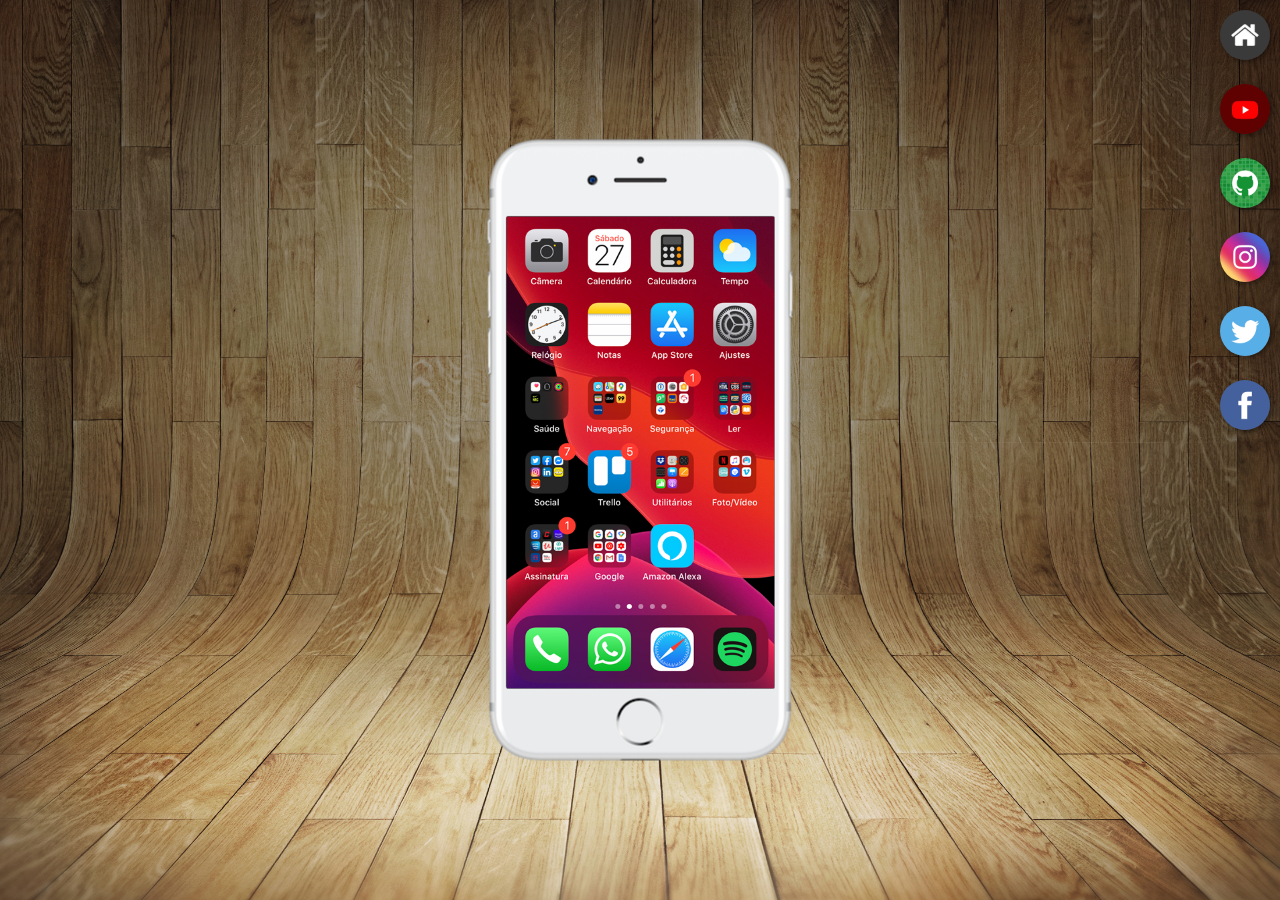
<file: index.html>
<!DOCTYPE html>
<html lang="pt-br">
<head>
    <meta charset="UTF-8">
    <meta http-equiv="X-UA-Compatible" content="IE=edge">
    <meta name="viewport" content="width=device-width, initial-scale=1.0">
    <link rel="shortcut icon" href="favicon.ico" type="image/x-icon">
    <title>Projeto Redes Sociais</title>
    <link rel="stylesheet" href="estilos/style.css">
</head>
<body>
    <main>
        <section id="telefone">
            <iframe src="home.html" name="tela" id="tela" frameborder="0">
                Seu navegador não é compatível com isso.
            </iframe>
        </section>
        <section id="redes-sociais">
            <a href="home.html" target="tela">
                <img src="imagens/logo-home.jpg" alt="Home">
            </a><br>
            <a href="youtube.html" target="tela">
                <img src="imagens/logo-youtube.jpg" alt="Youtube">
            </a><br>
            <a href="github.html" target="tela">
                <img src="imagens/logo-github.jpg" alt="GitHub">
            </a><br>
            <a href="intagram.html" target="tela">
                <img src="imagens/logo-instagram.jpg" alt="Instagram">
            </a><br>
            <a href="twitter.html" target="tela">
                <img src="imagens/logo-twitter.jpg" alt="Twitter">
            </a><br>
            <a href="facebook.html" target="tela">
                <img src="imagens/logo-facebook.jpg" alt="Facebook">
            </a><br>
        </section>
    </main>
</body>
</html>
</file>
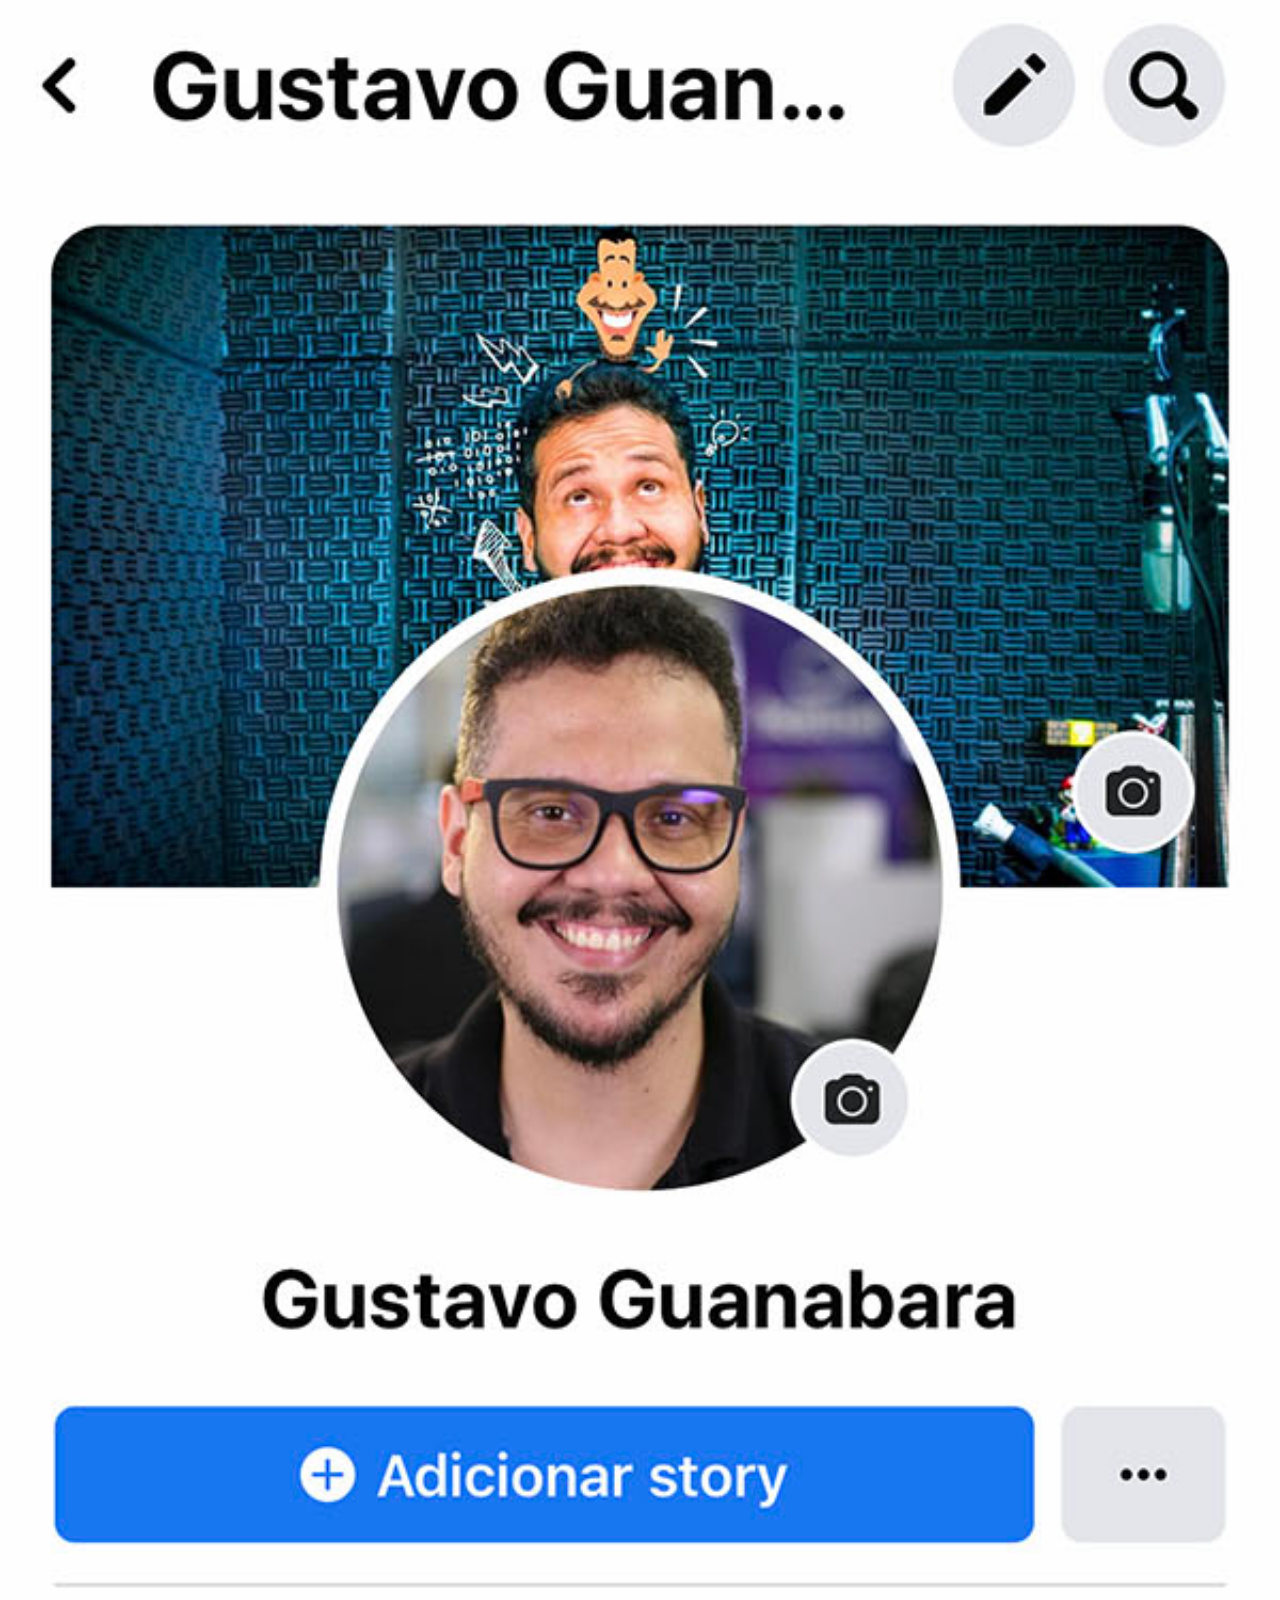
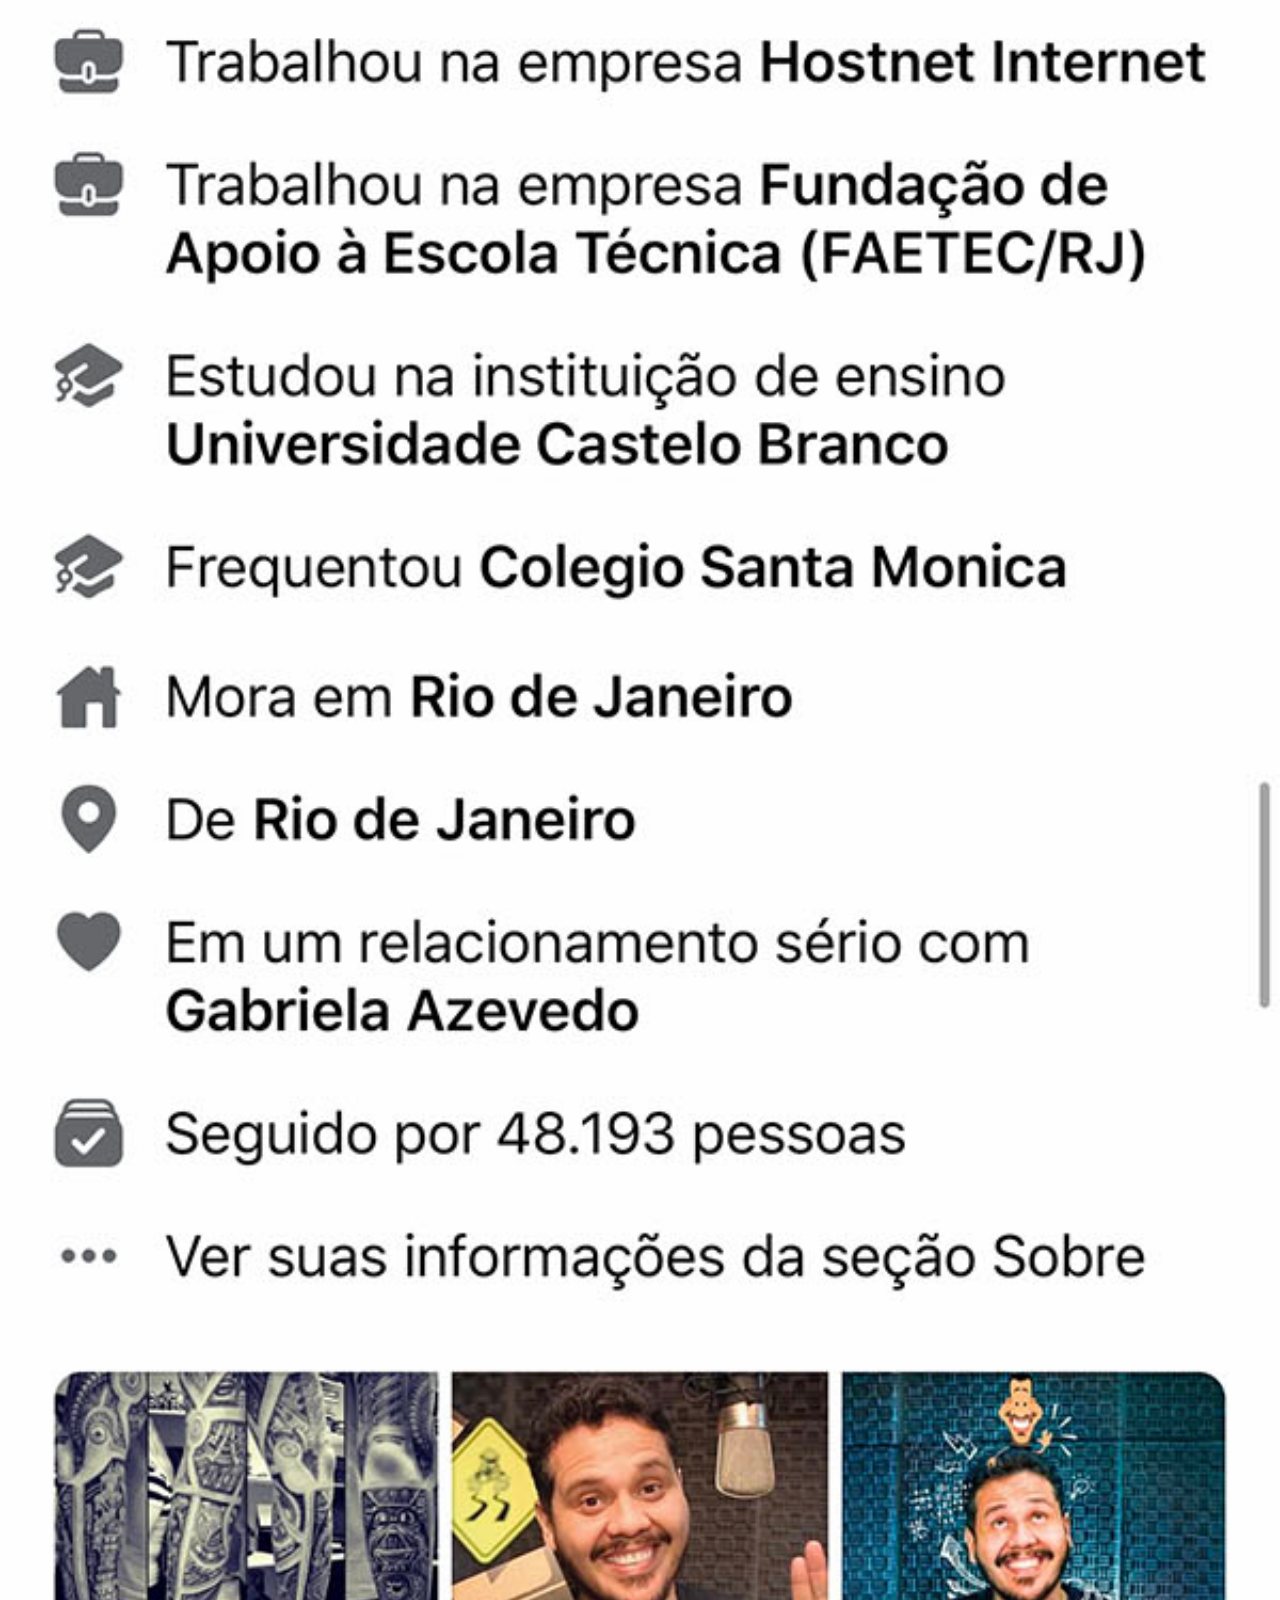
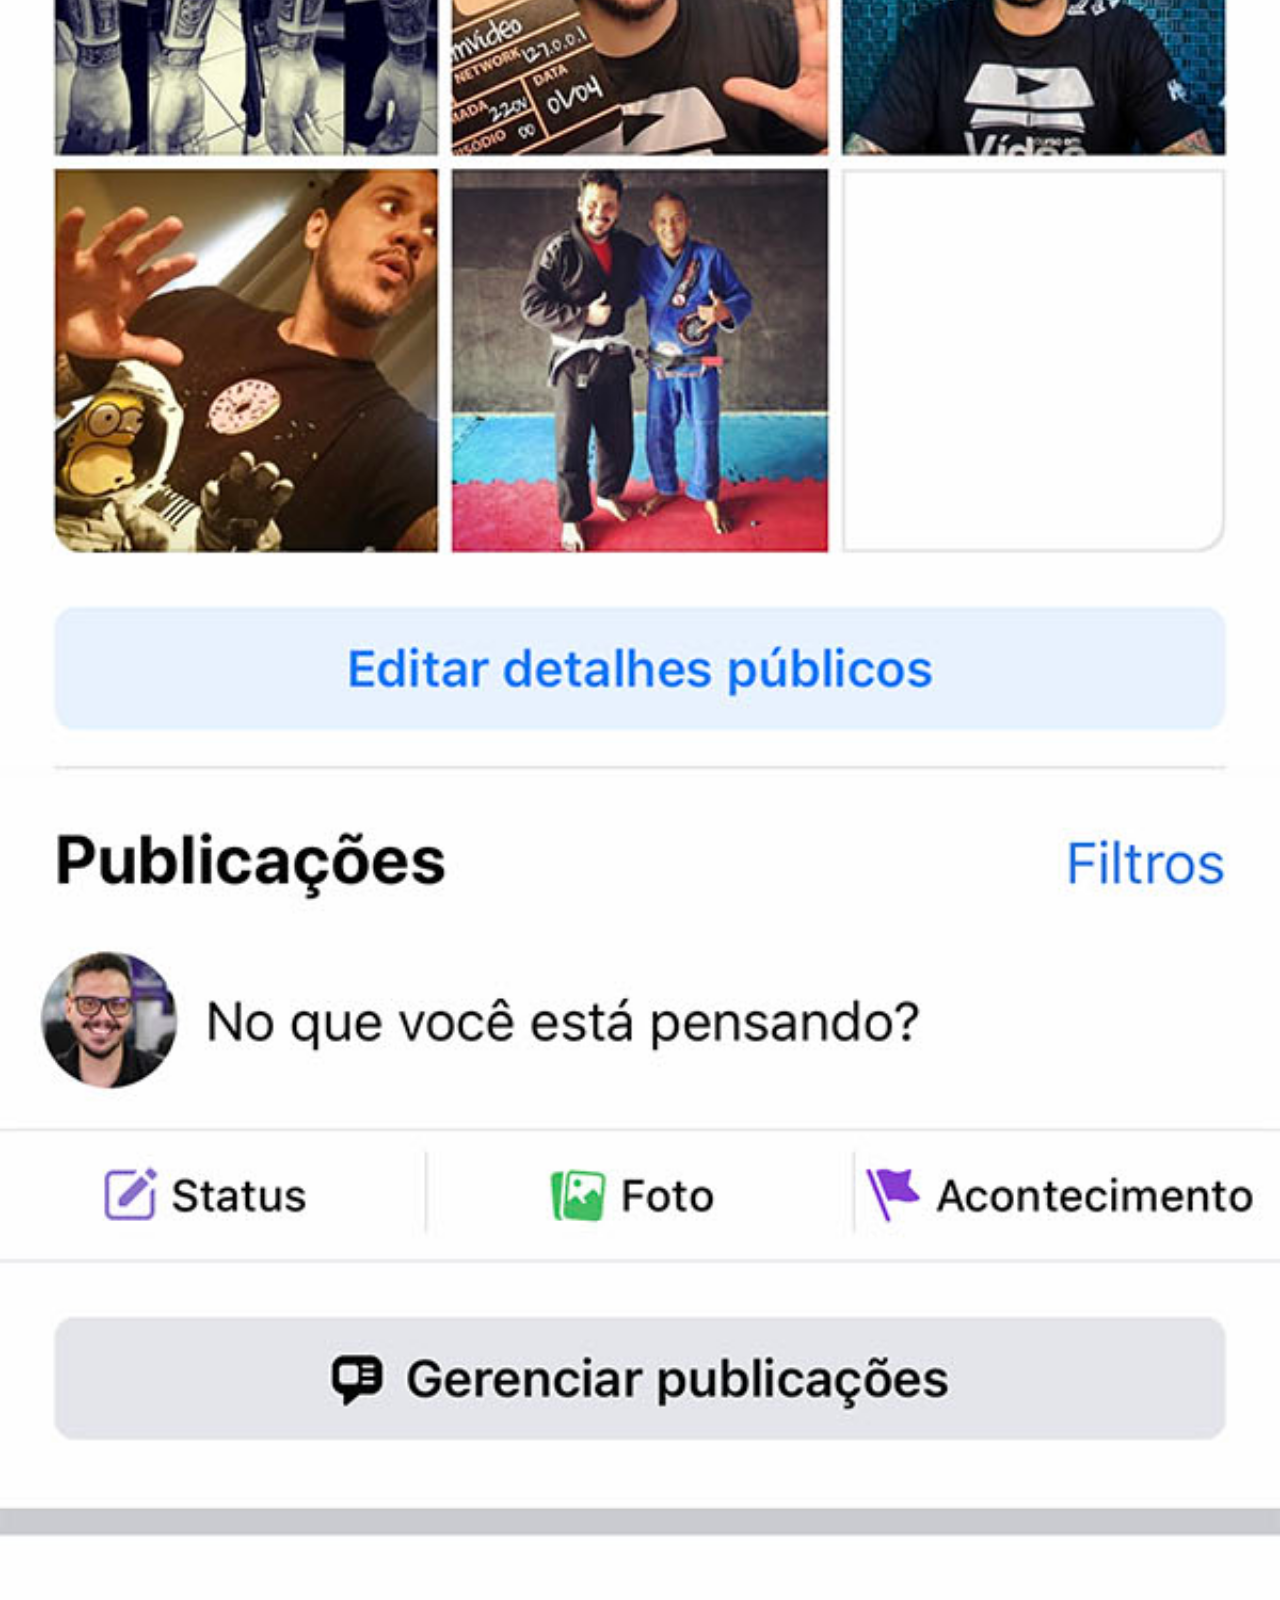
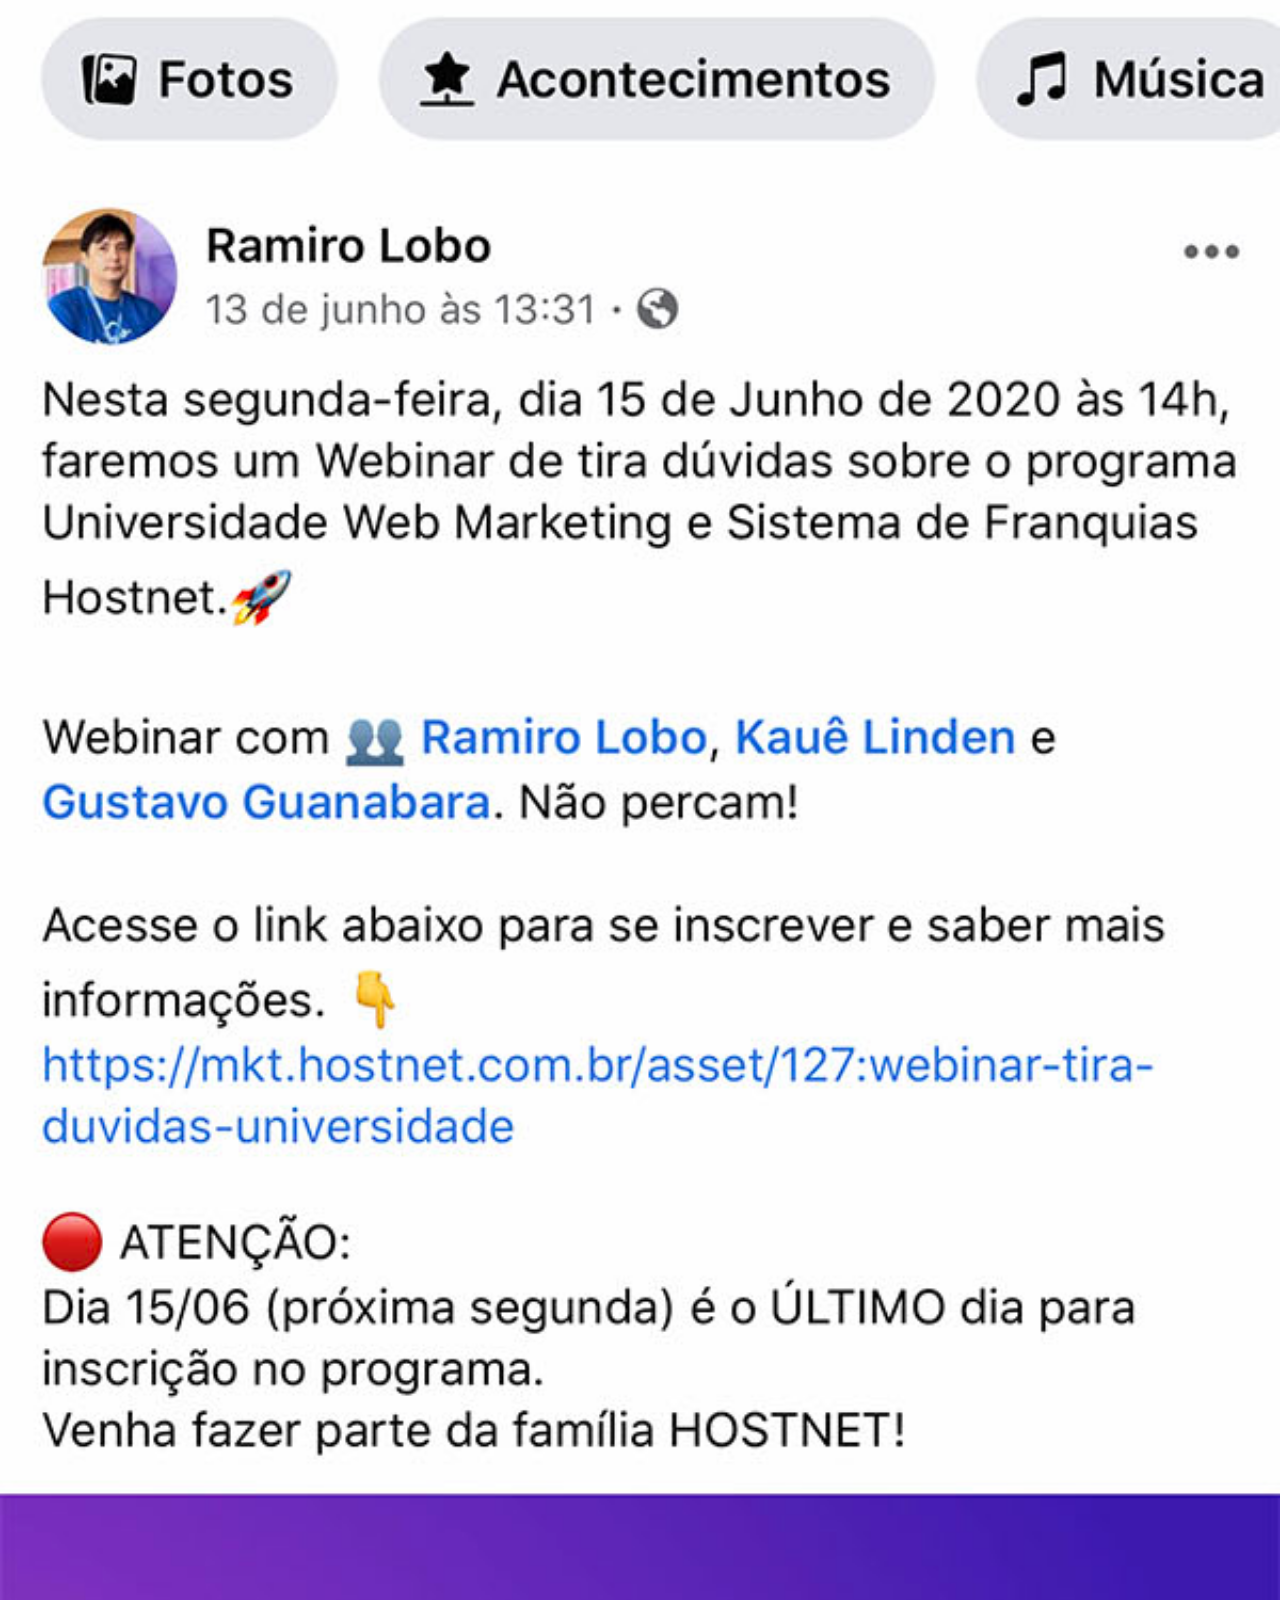
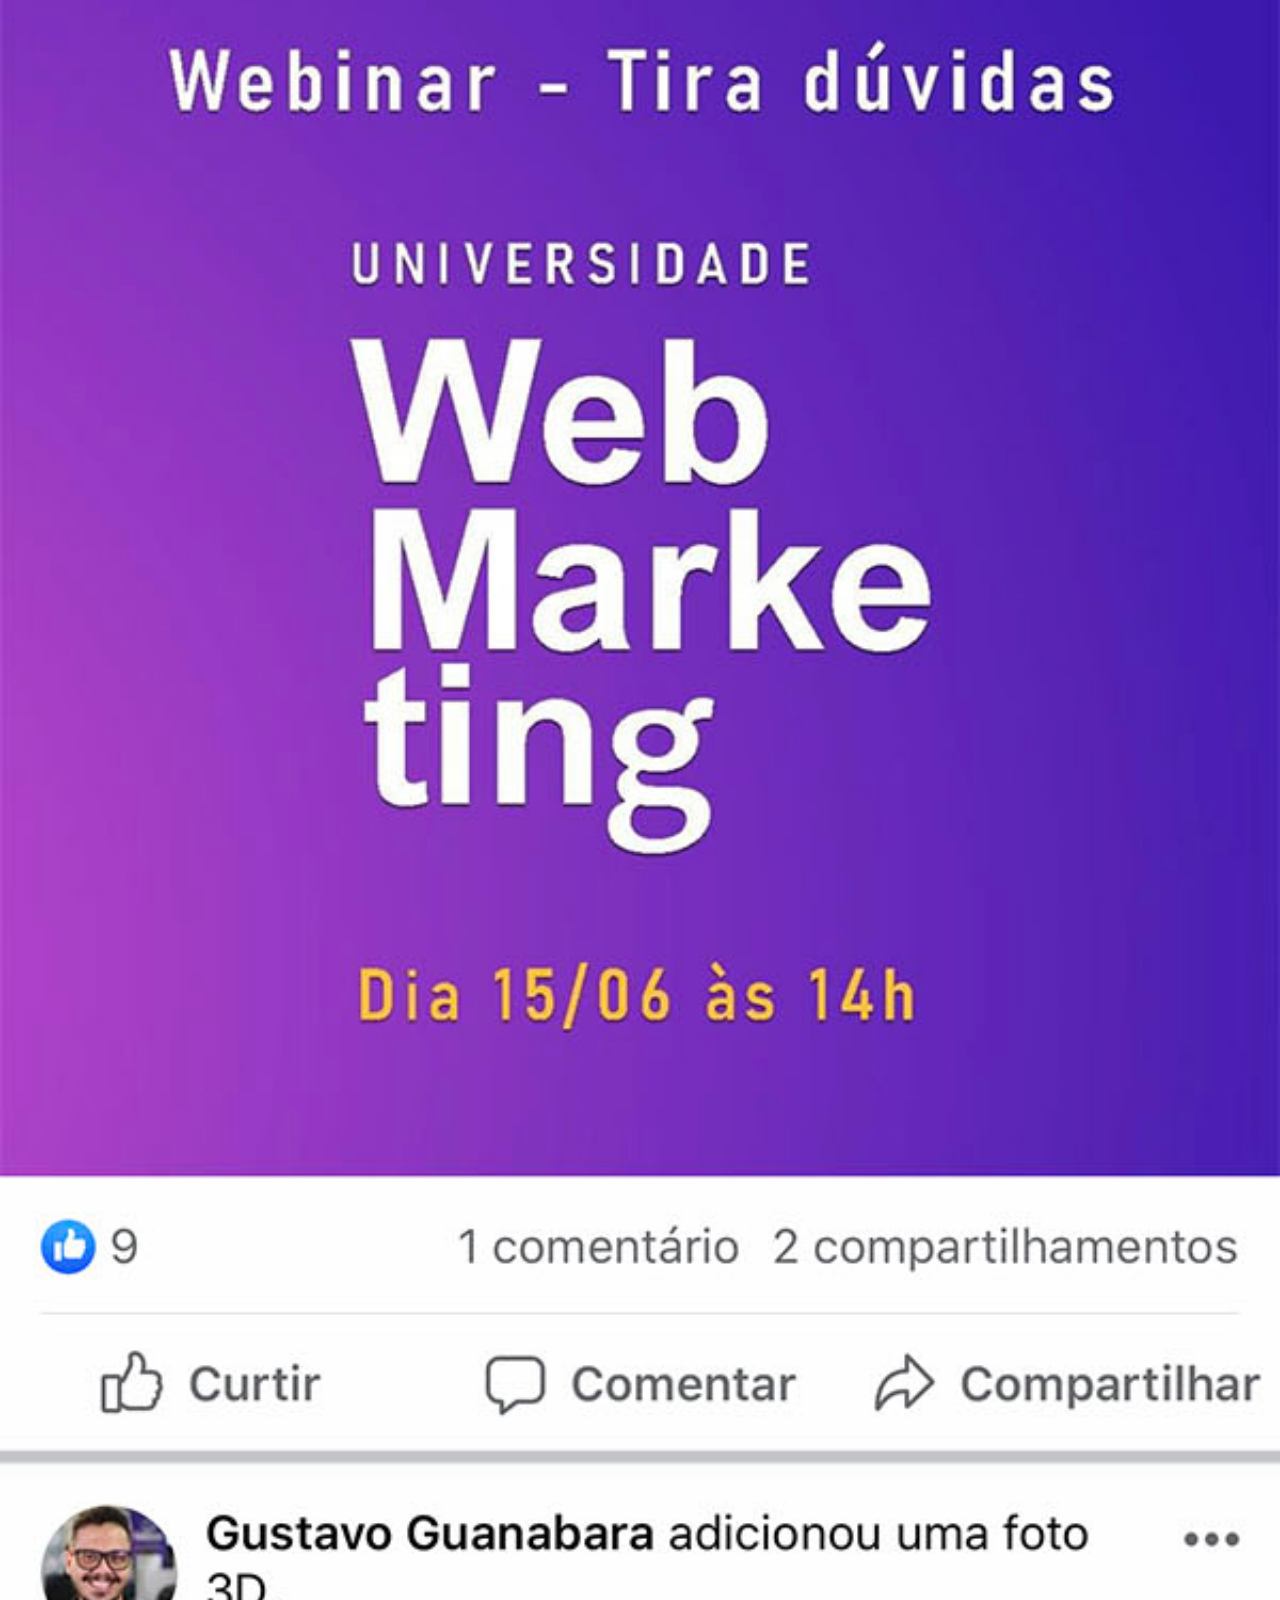
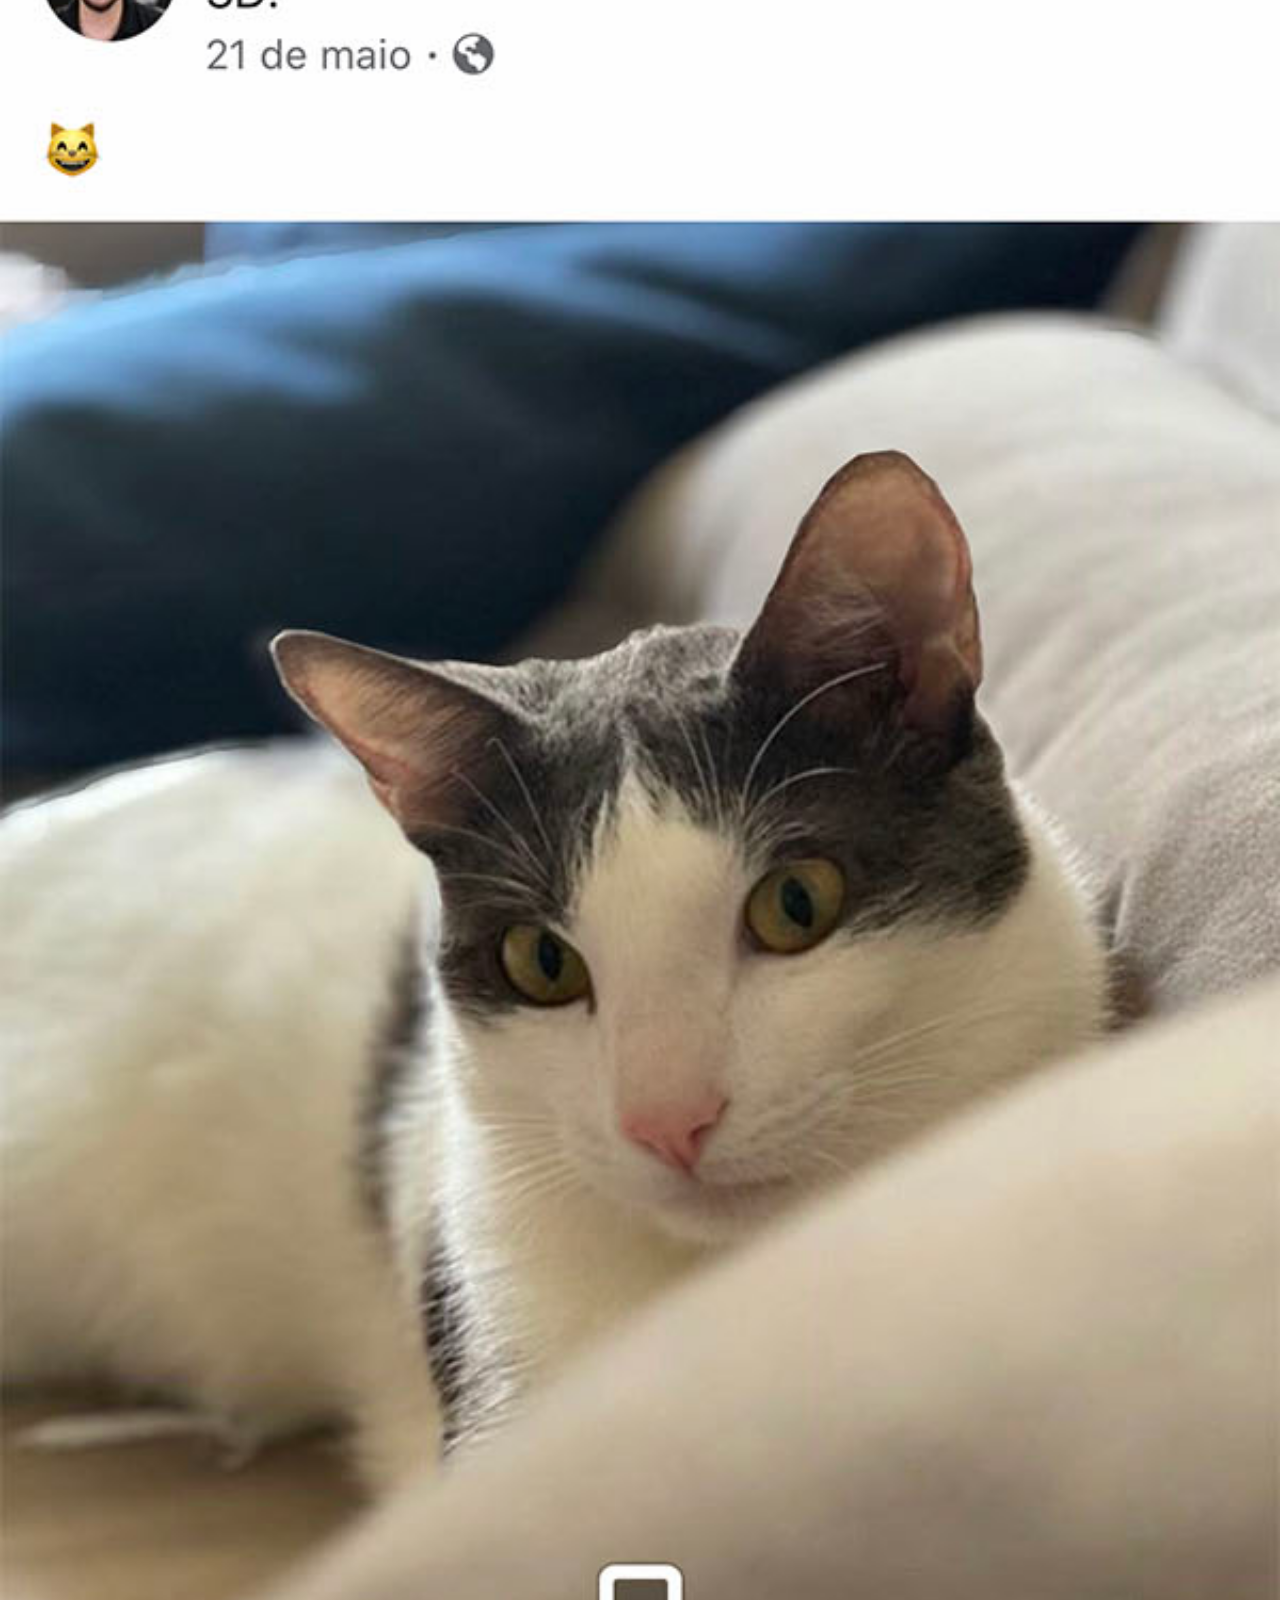
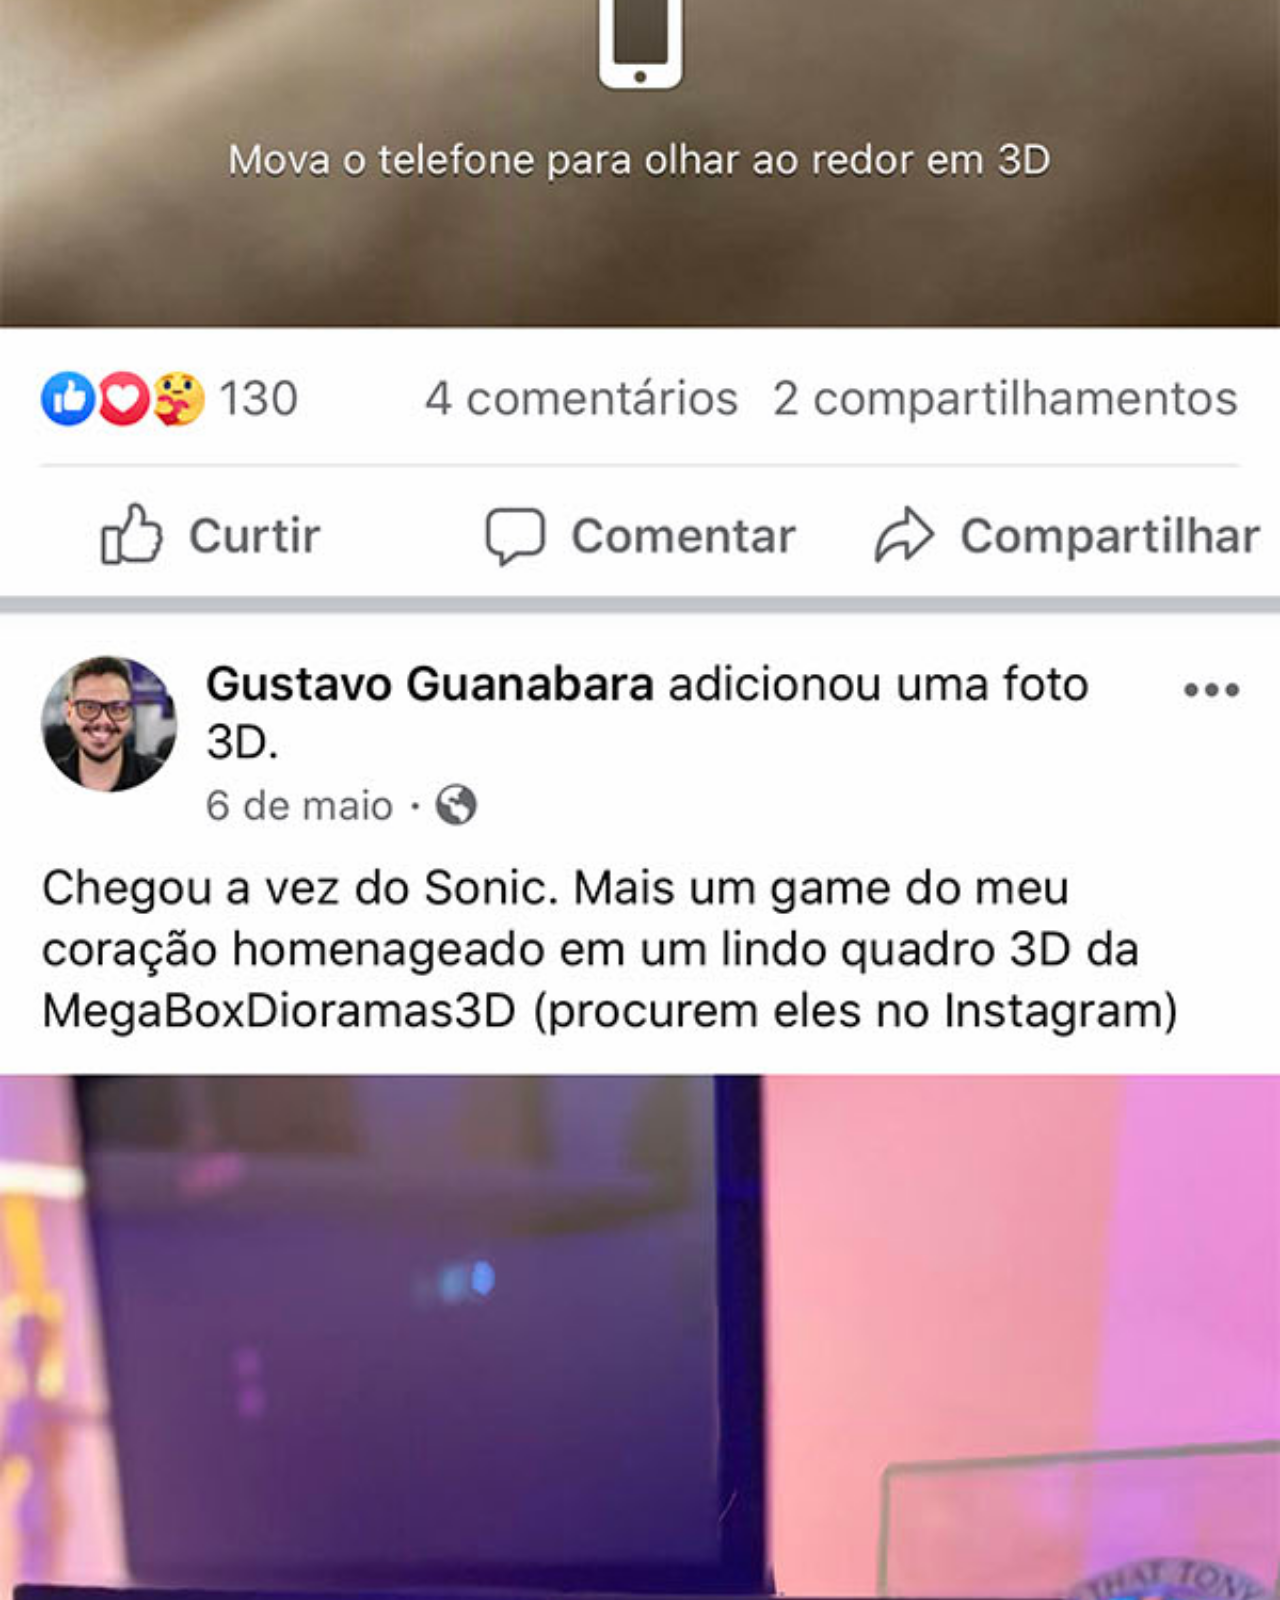
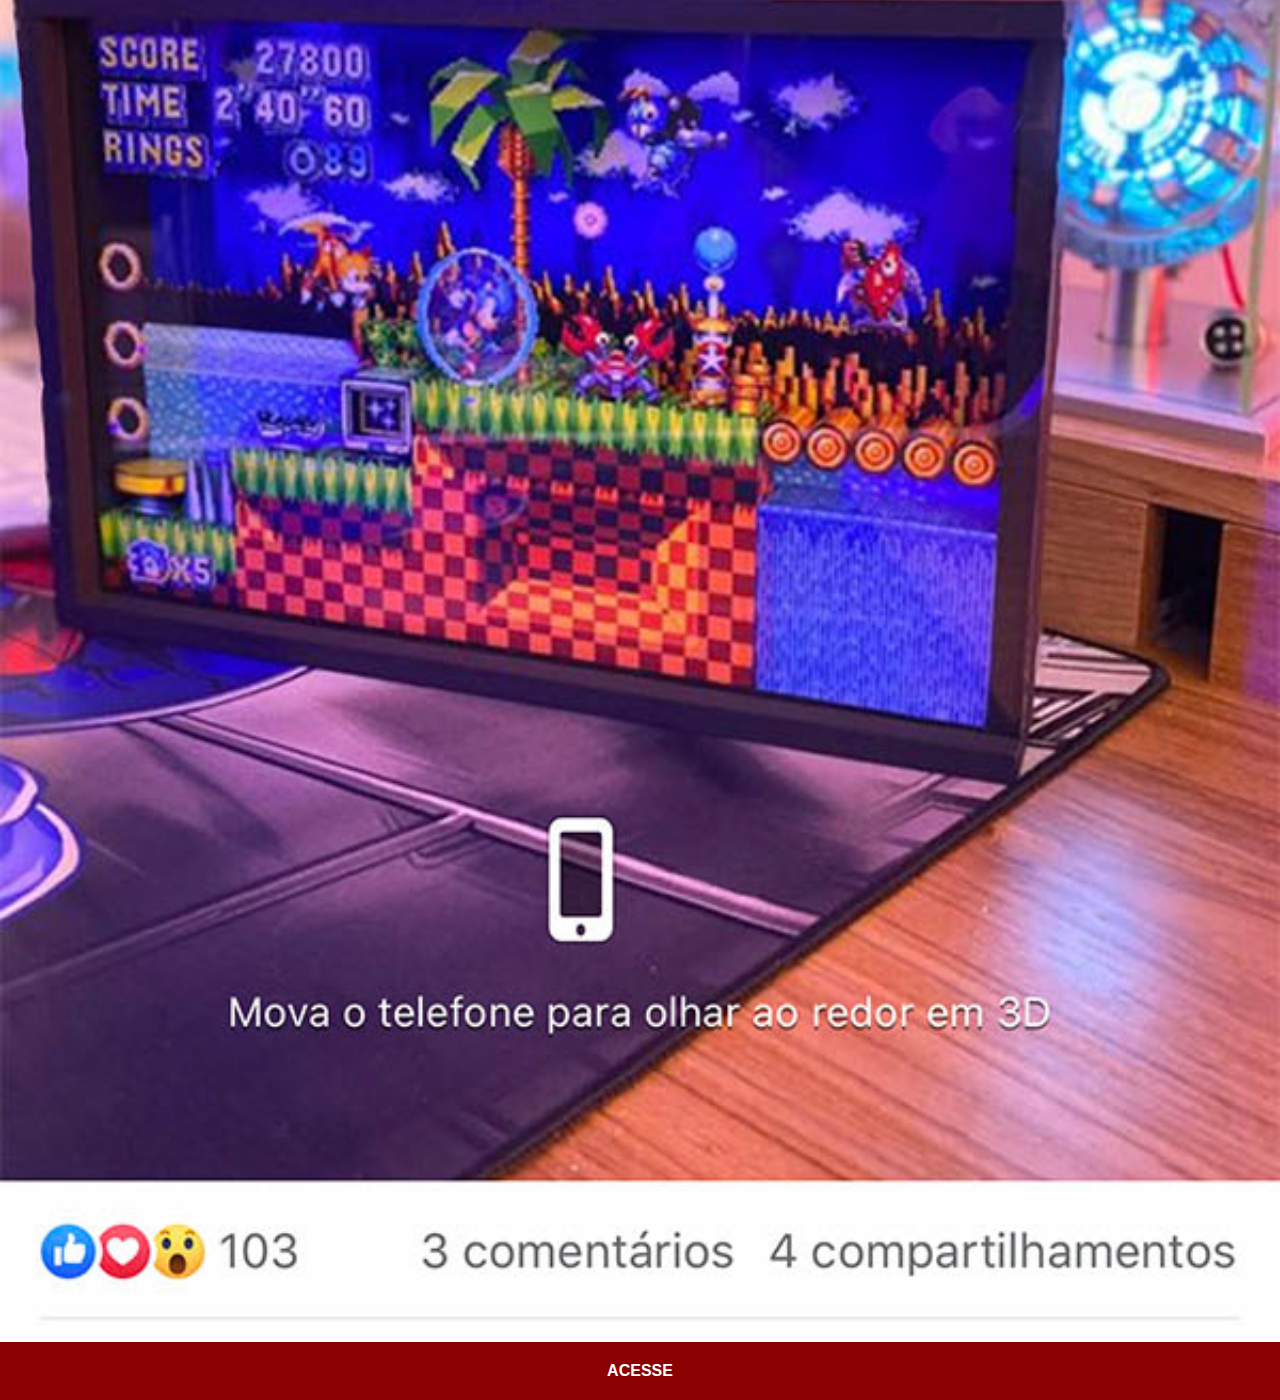
<file: facebook.html>
<!DOCTYPE html>
<html lang="pt-br">
<head>
    <meta charset="UTF-8">
    <meta http-equiv="X-UA-Compatible" content="IE=edge">
    <meta name="viewport" content="width=device-width, initial-scale=1.0">
    <title>Facebook</title>
    <link rel="stylesheet" href="estilos/social.css">
</head>
<body>
    <img src="imagens/tela-facebook.jpg" alt="Facebook">
    <a href="https://www.facebook.com/gustavoguanabara/" target="_blank" rel="external">ACESSE</a>
</body>
</html>
</file>
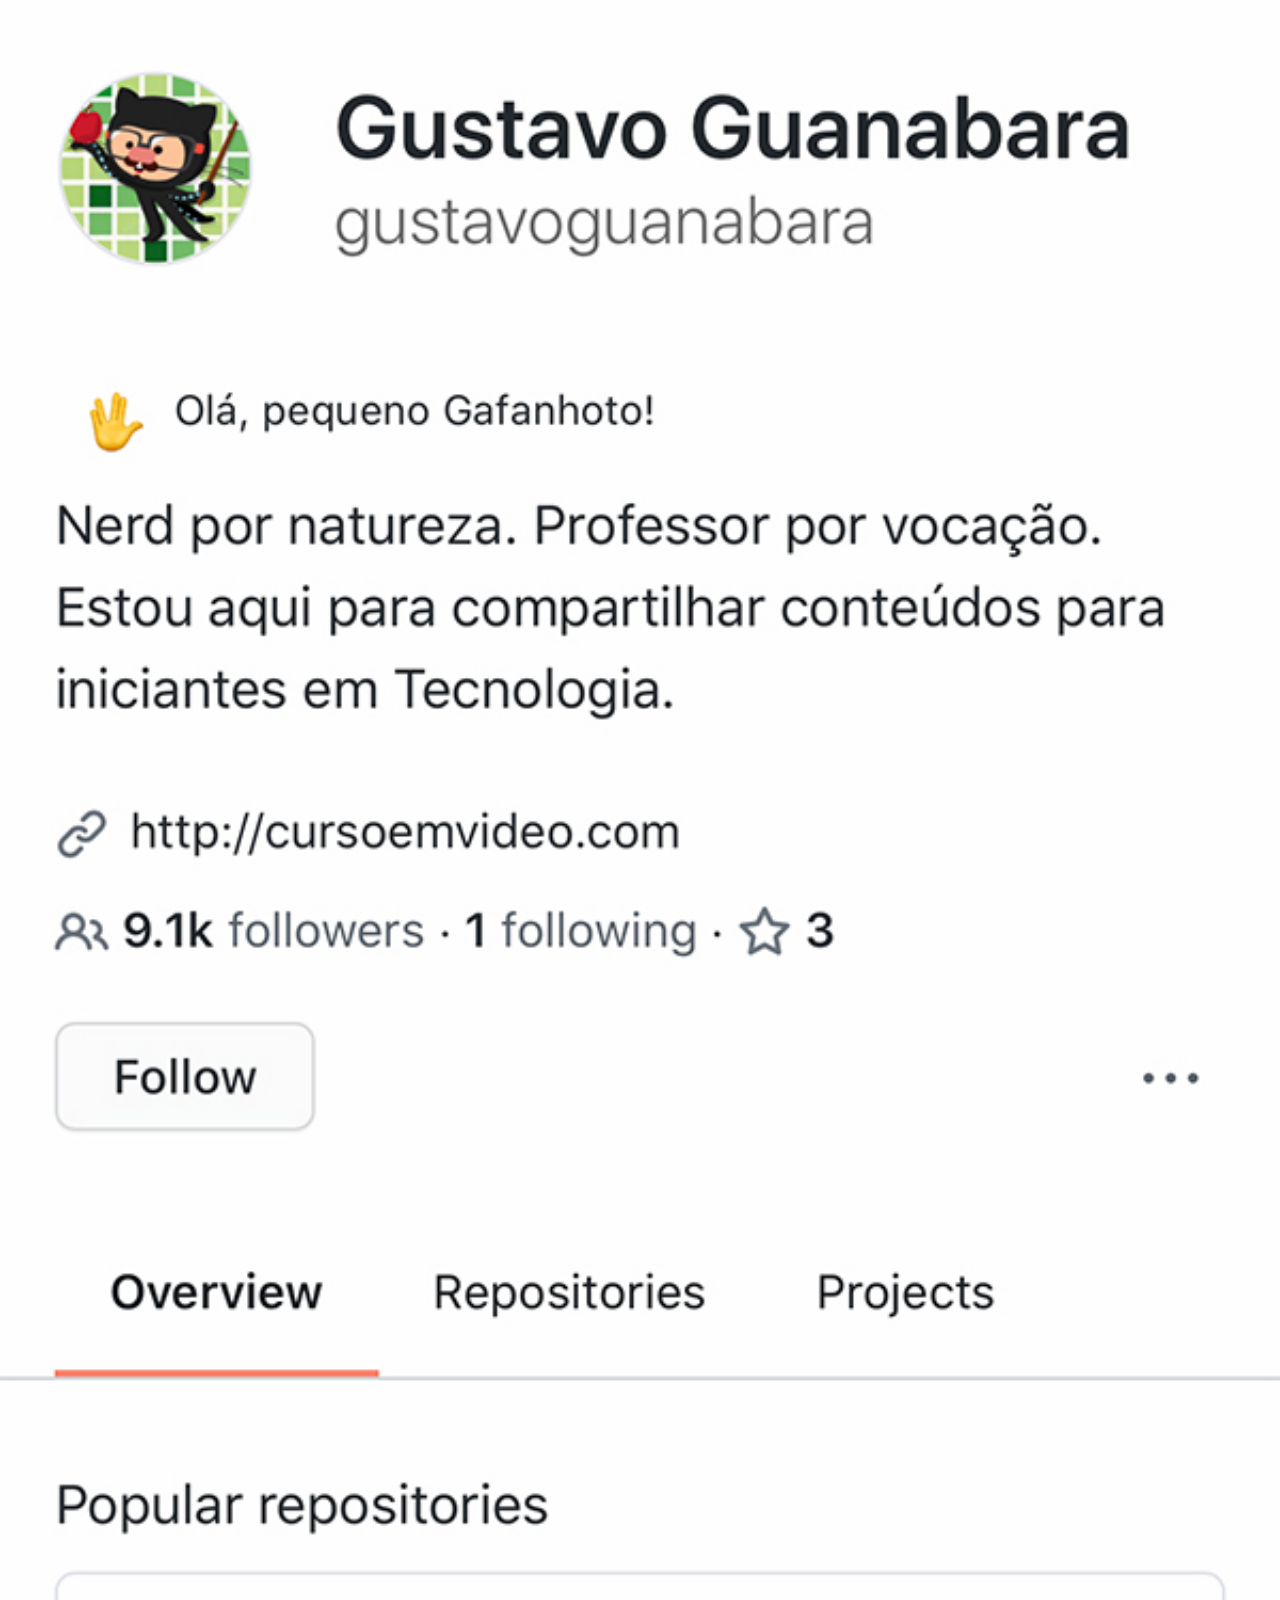
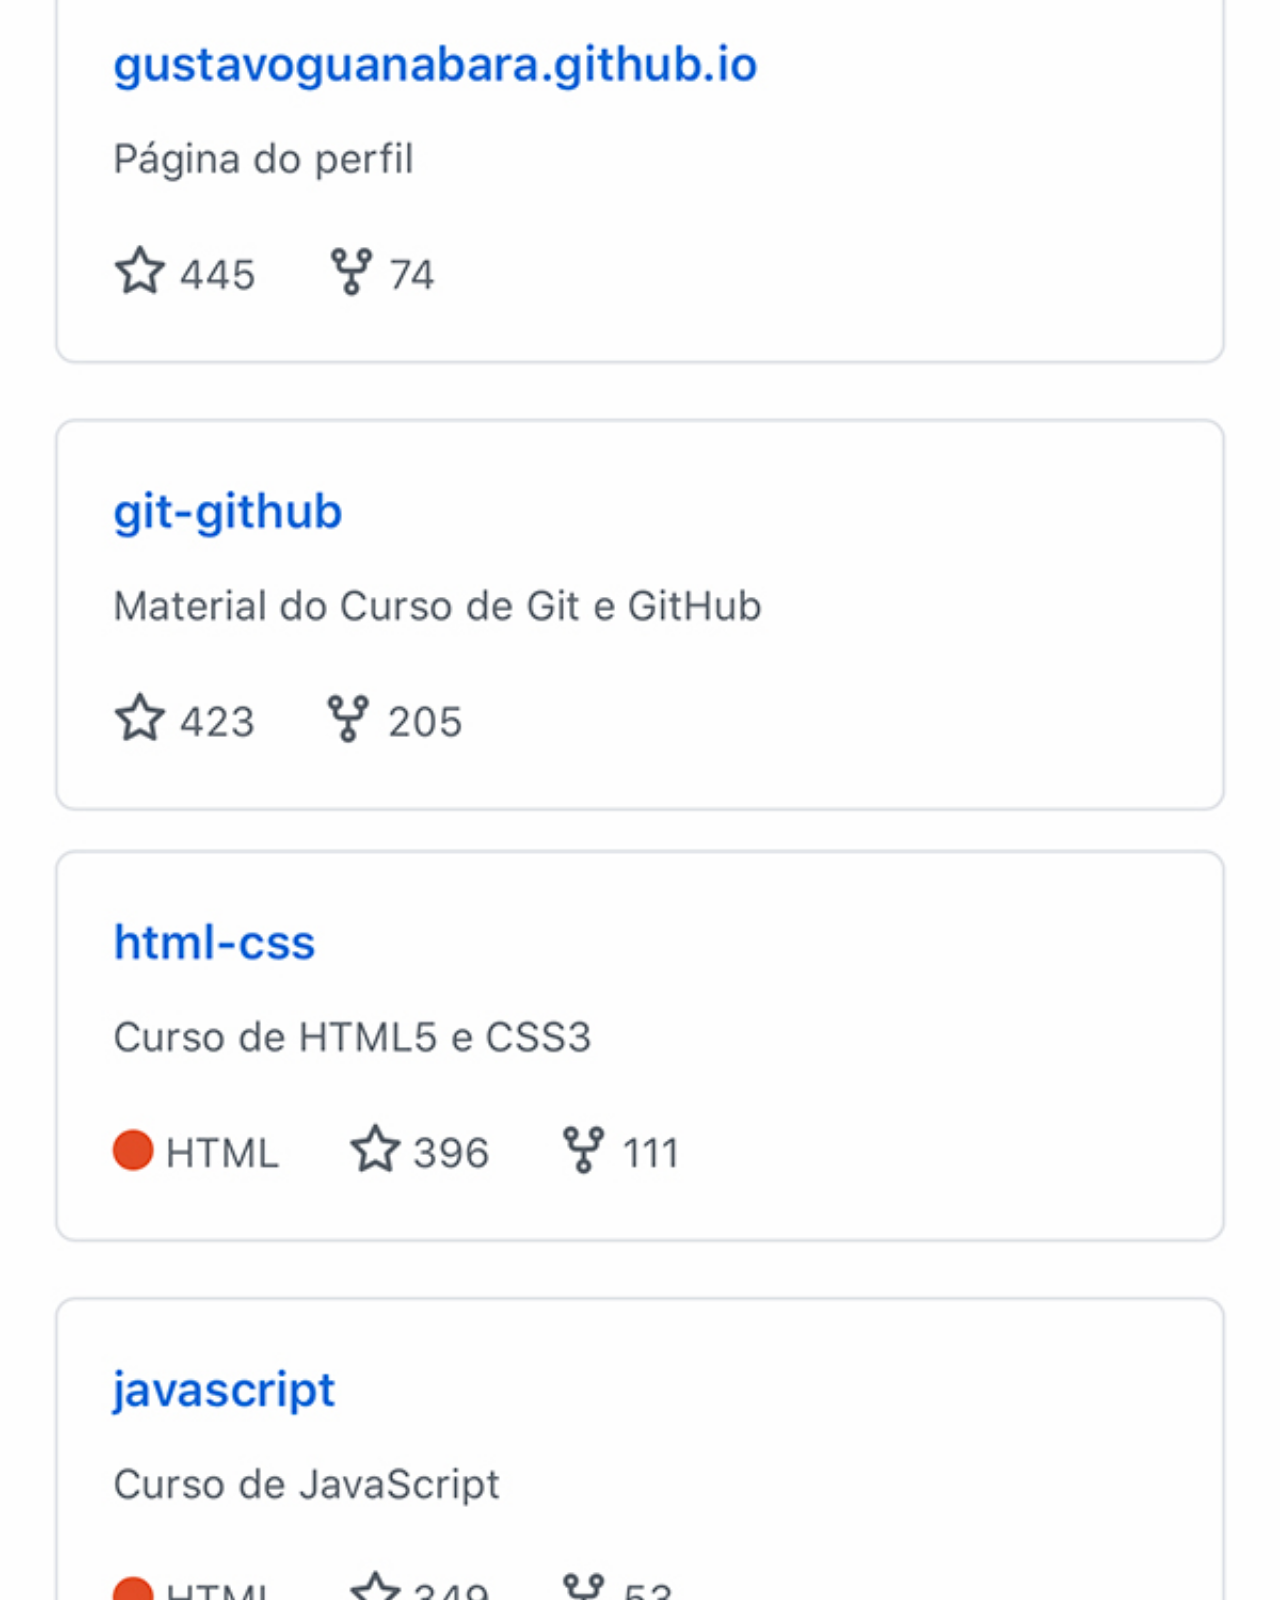
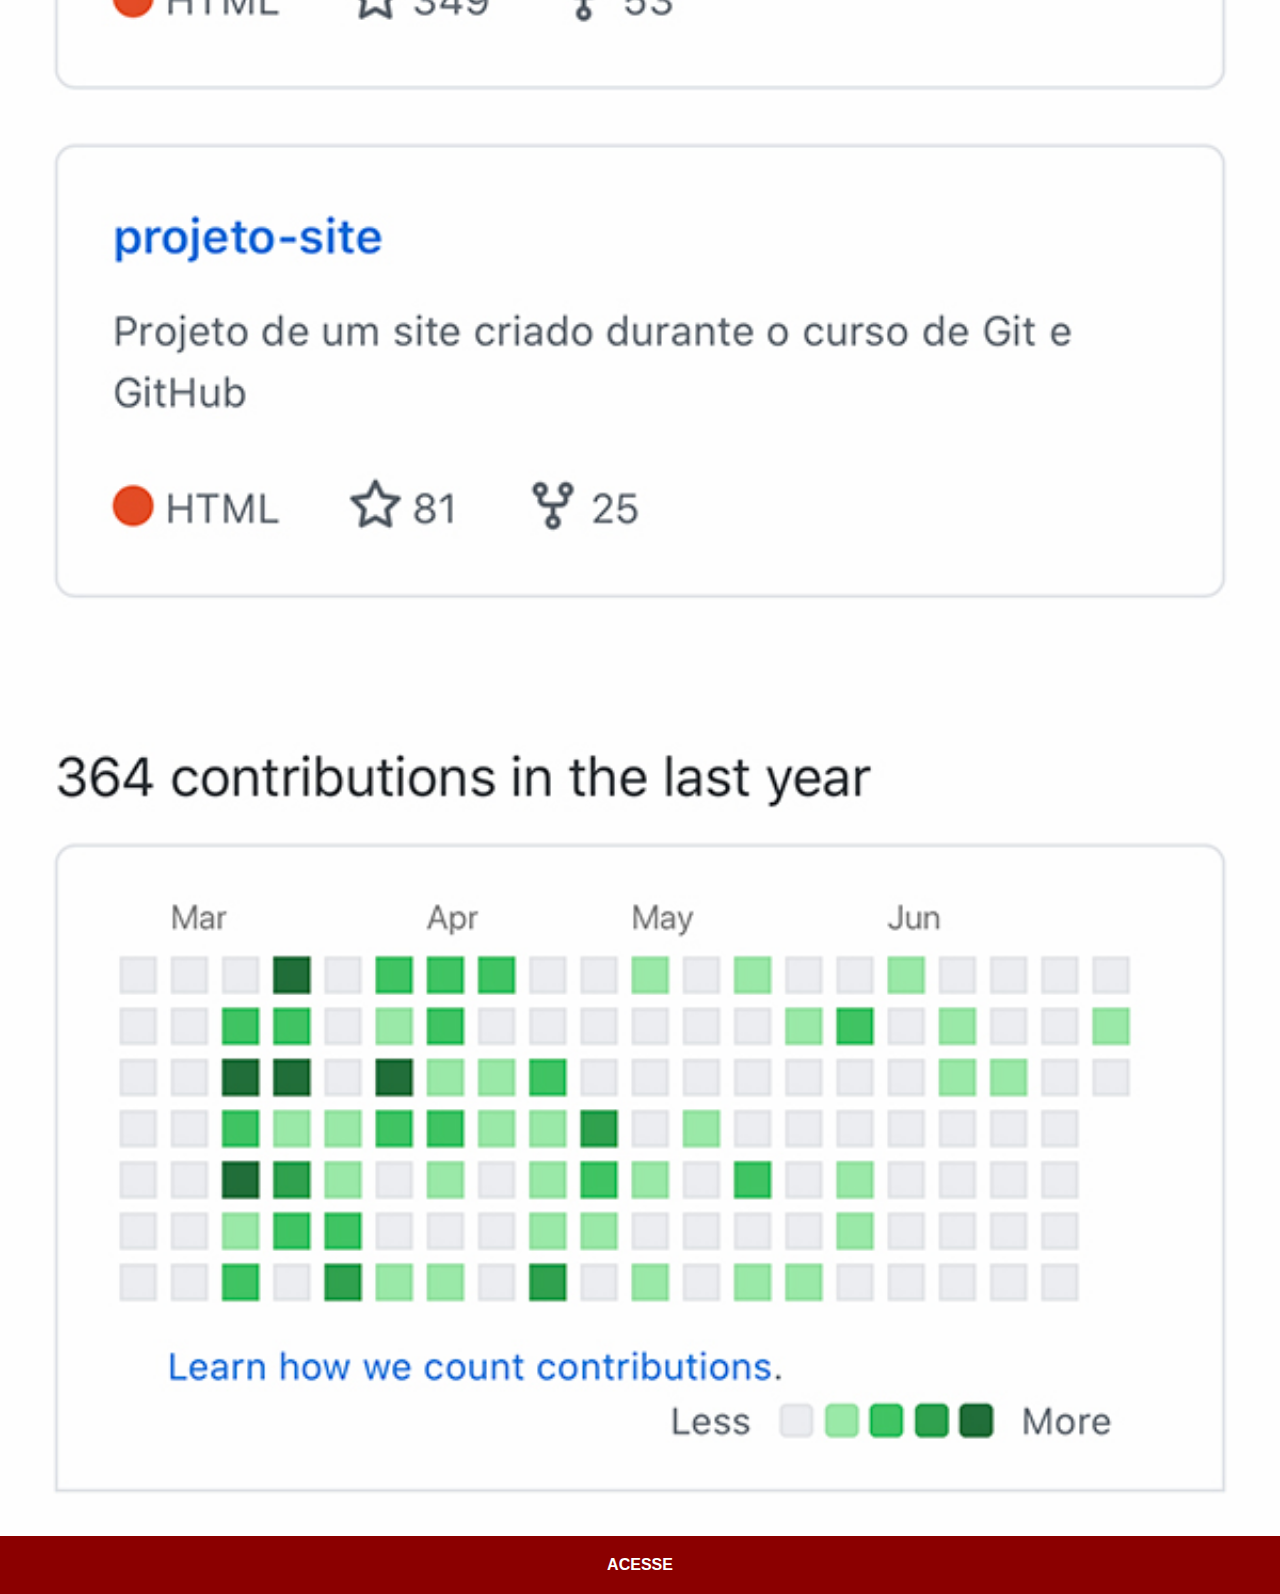
<file: github.html>
<!DOCTYPE html>
<html lang="pt-br">
<head>
    <meta charset="UTF-8">
    <meta http-equiv="X-UA-Compatible" content="IE=edge">
    <meta name="viewport" content="width=device-width, initial-scale=1.0">
    <title>GitHub</title>
    <link rel="stylesheet" href="estilos/social.css">
</head>
<body>
    <img src="imagens/tela-github.jpg" alt="GitHub">
    <a href="https://github.com/gustavoguanabara/" target="_blank" rel="external">ACESSE</a>
</body>
</html>
</file>
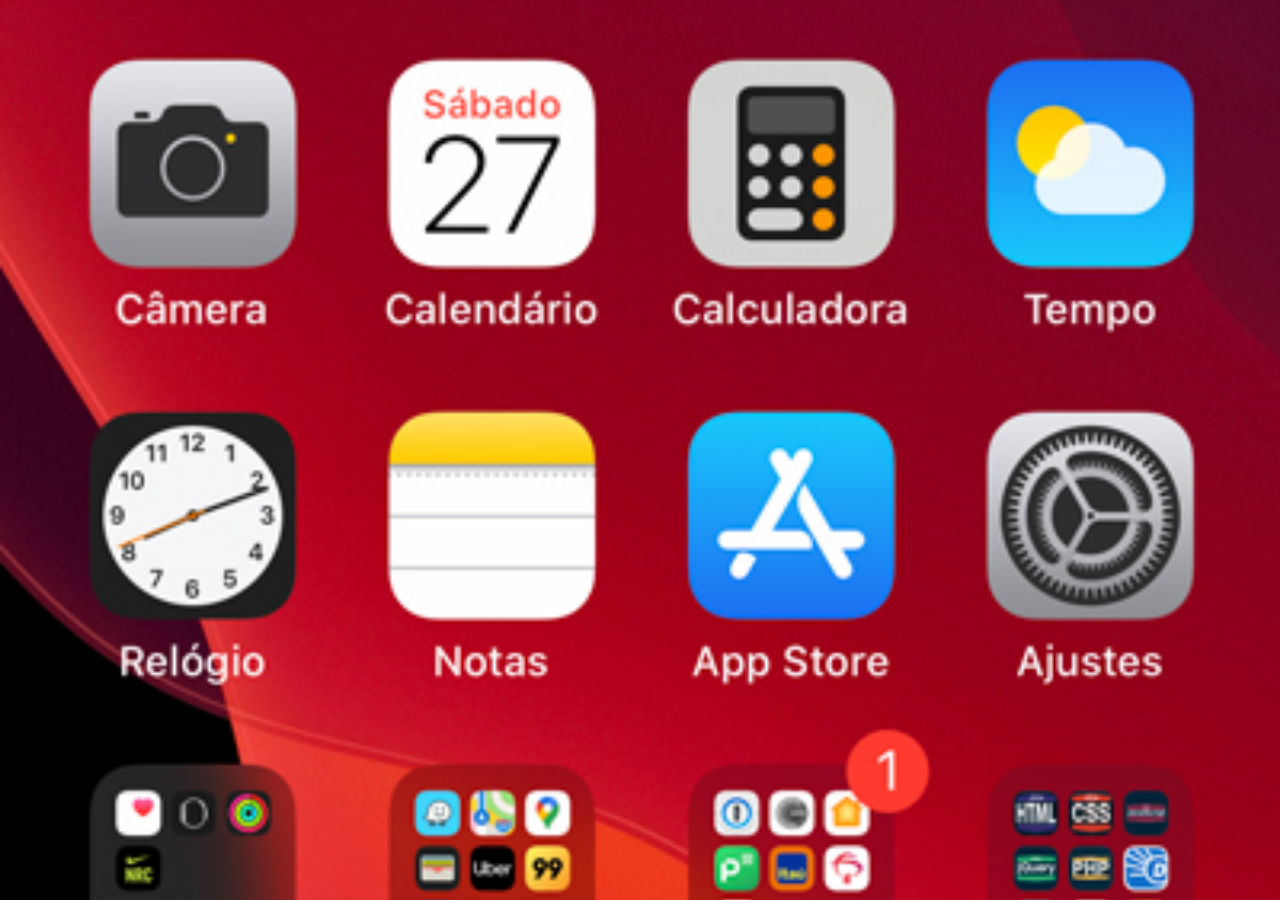
<file: home.html>
<!DOCTYPE html>
<html lang="pt-br">
<head>
    <meta charset="UTF-8">
    <meta http-equiv="X-UA-Compatible" content="IE=edge">
    <meta name="viewport" content="width=device-width, initial-scale=1.0">
    <title>Home</title>
    <style>
        * {
            margin: 0px;
            padding: 0px;
        }

        body {
            width: 100vw;
            height: 100vh;
            background: black url('imagens/tela-home.jpg') no-repeat top center;
            background-size: cover;
        }
    </style>
</head>
<body>
    
</body>
</html>
</file>
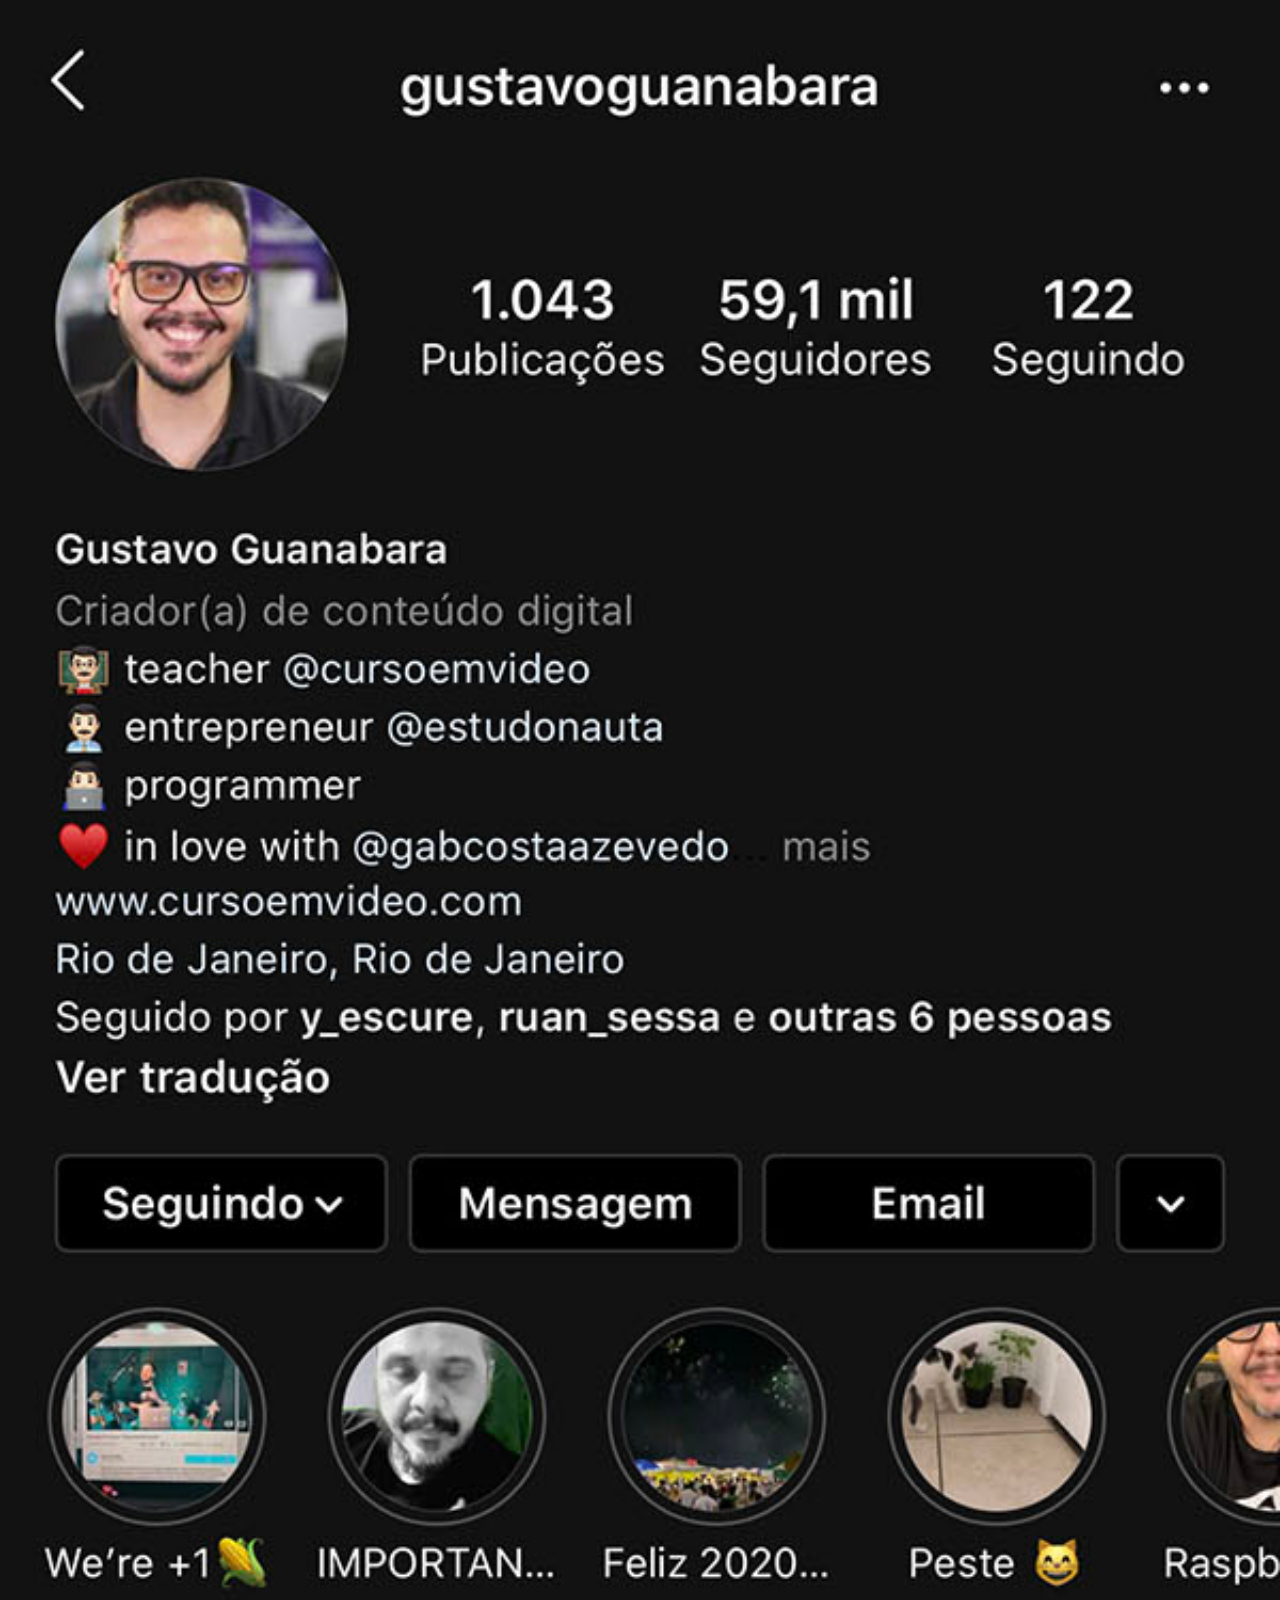
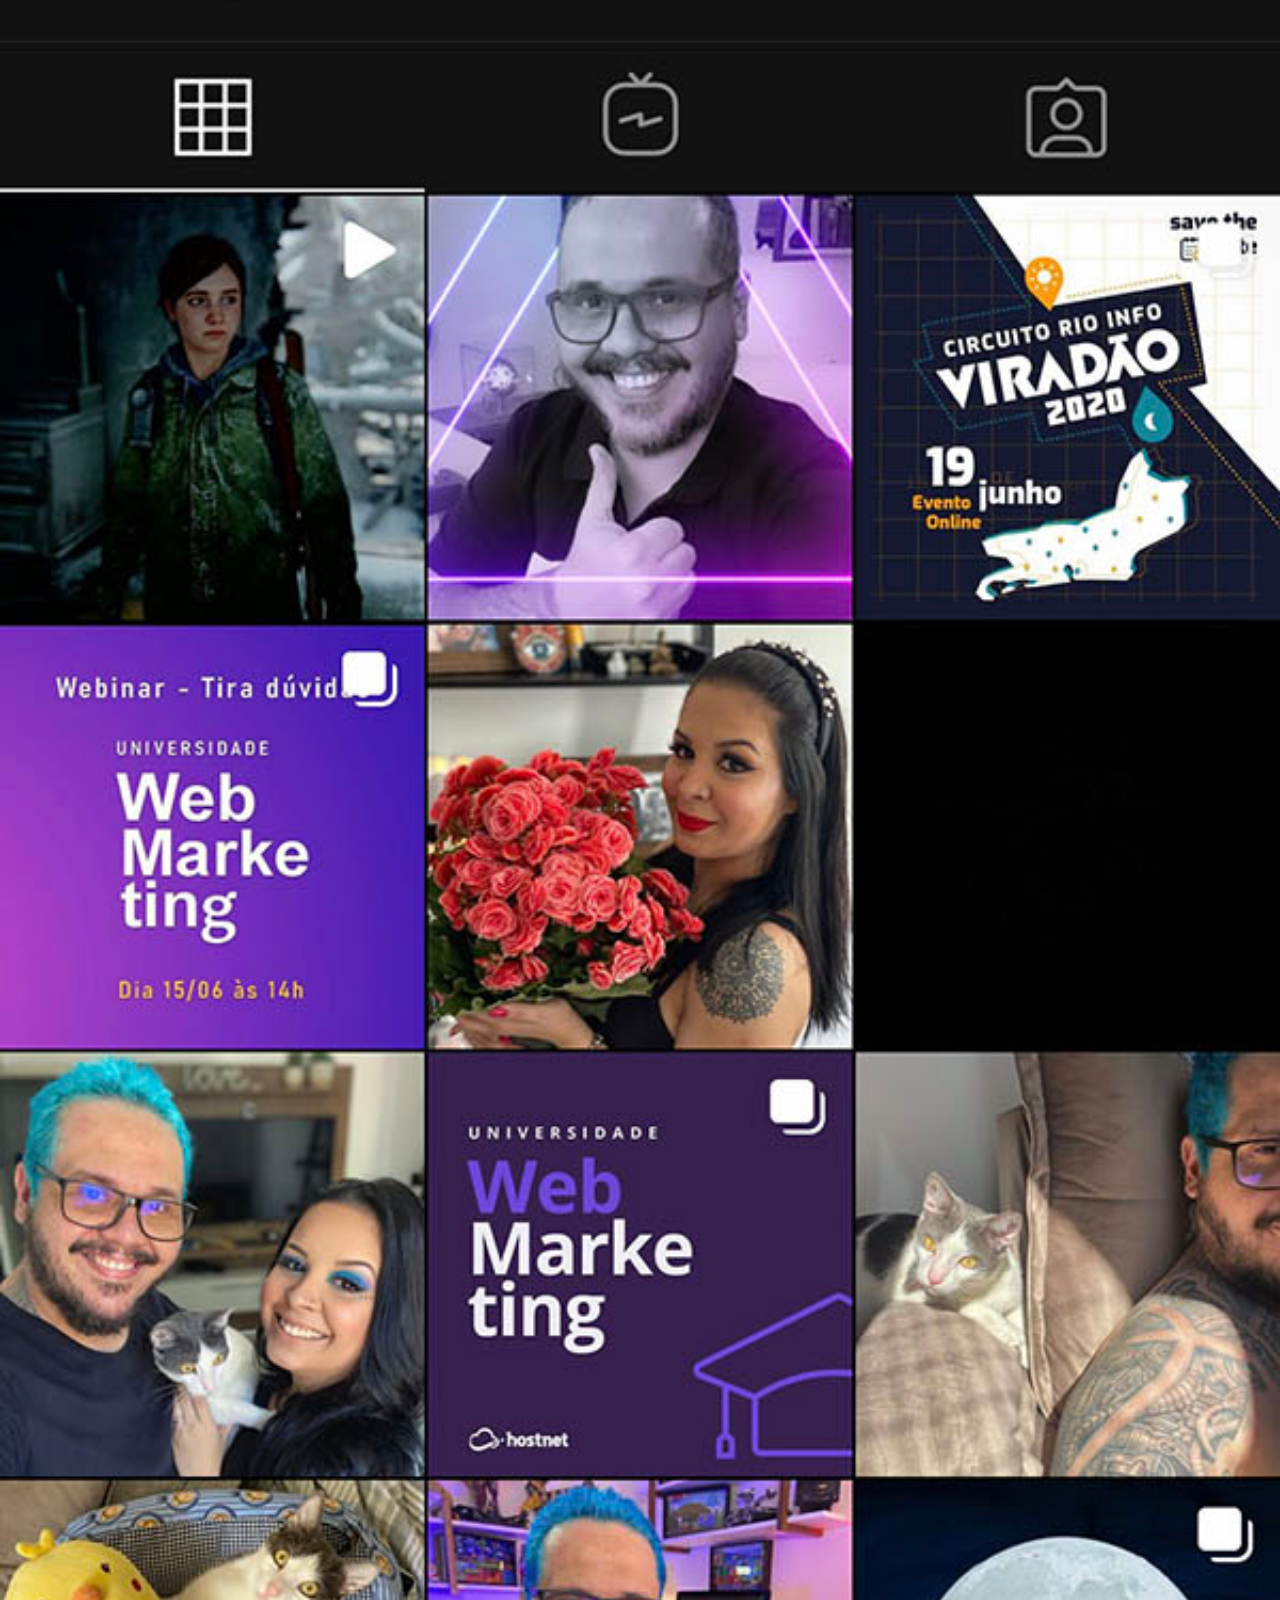
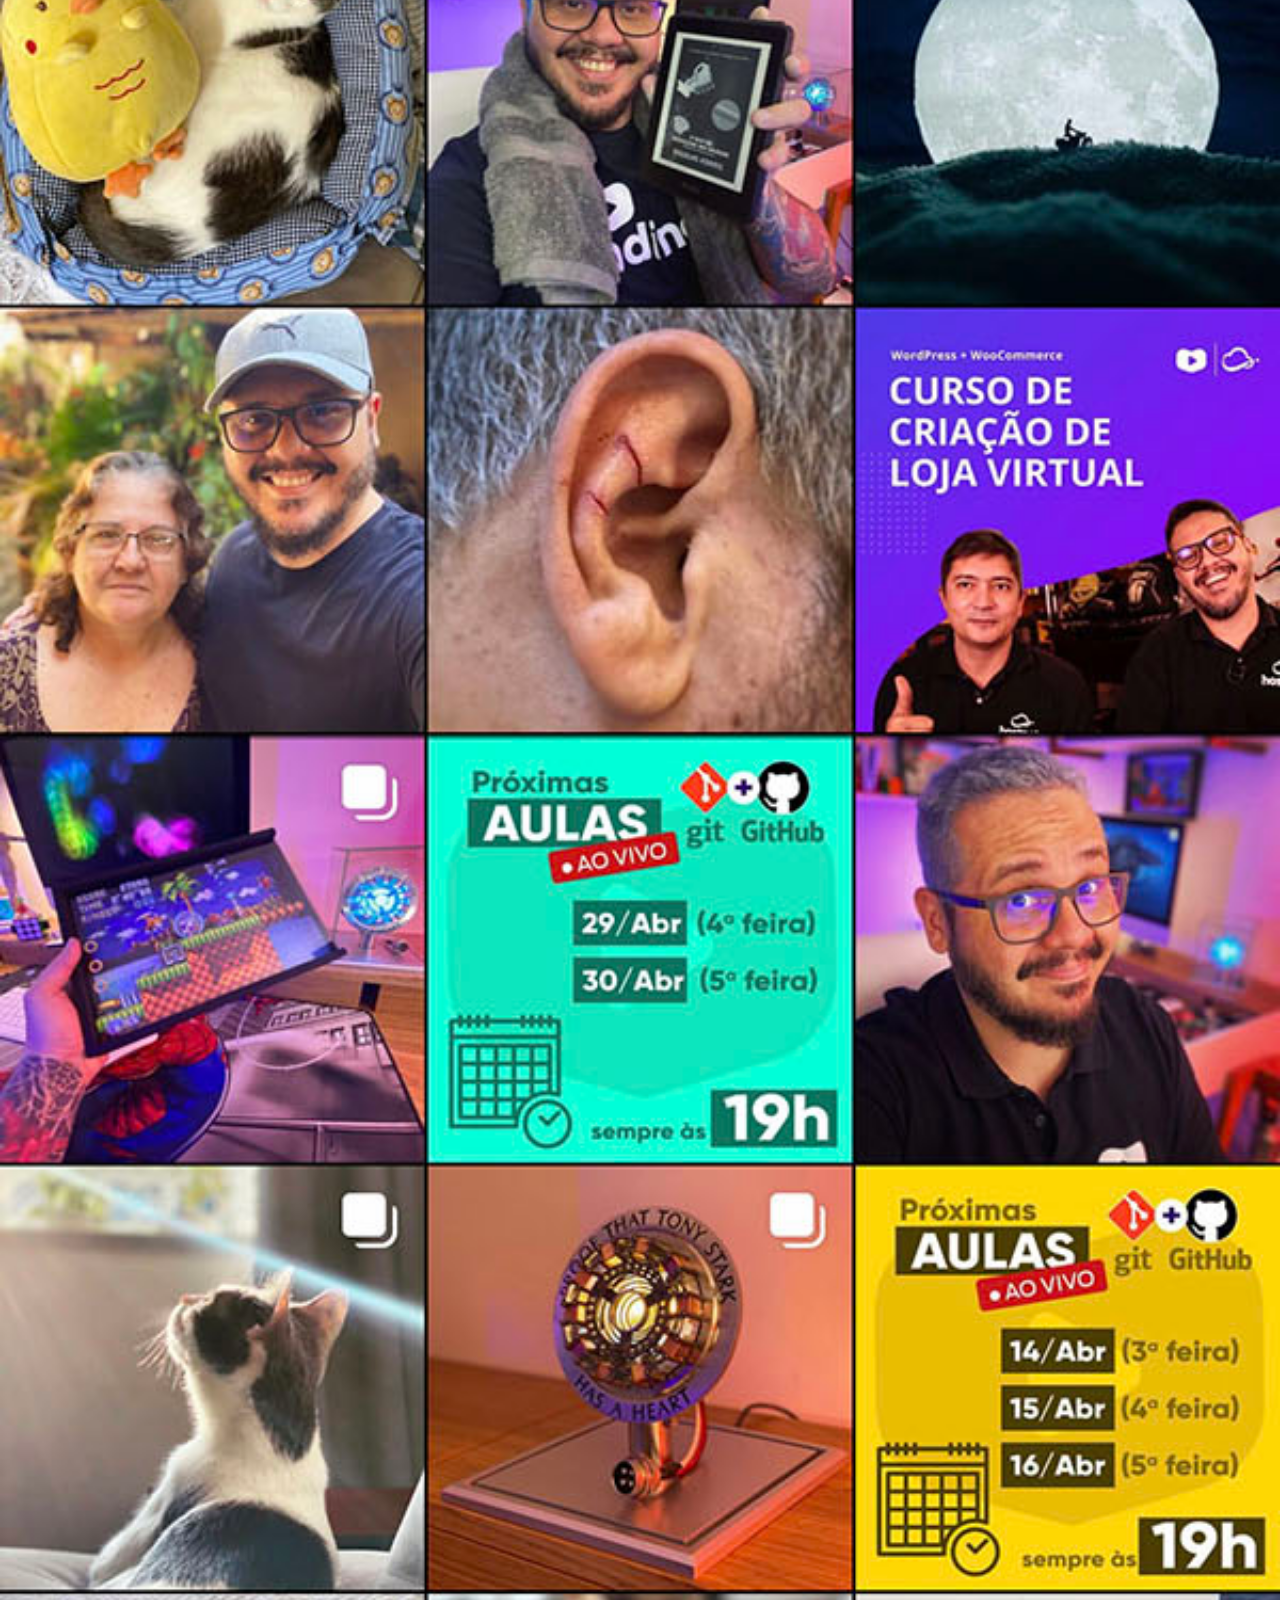
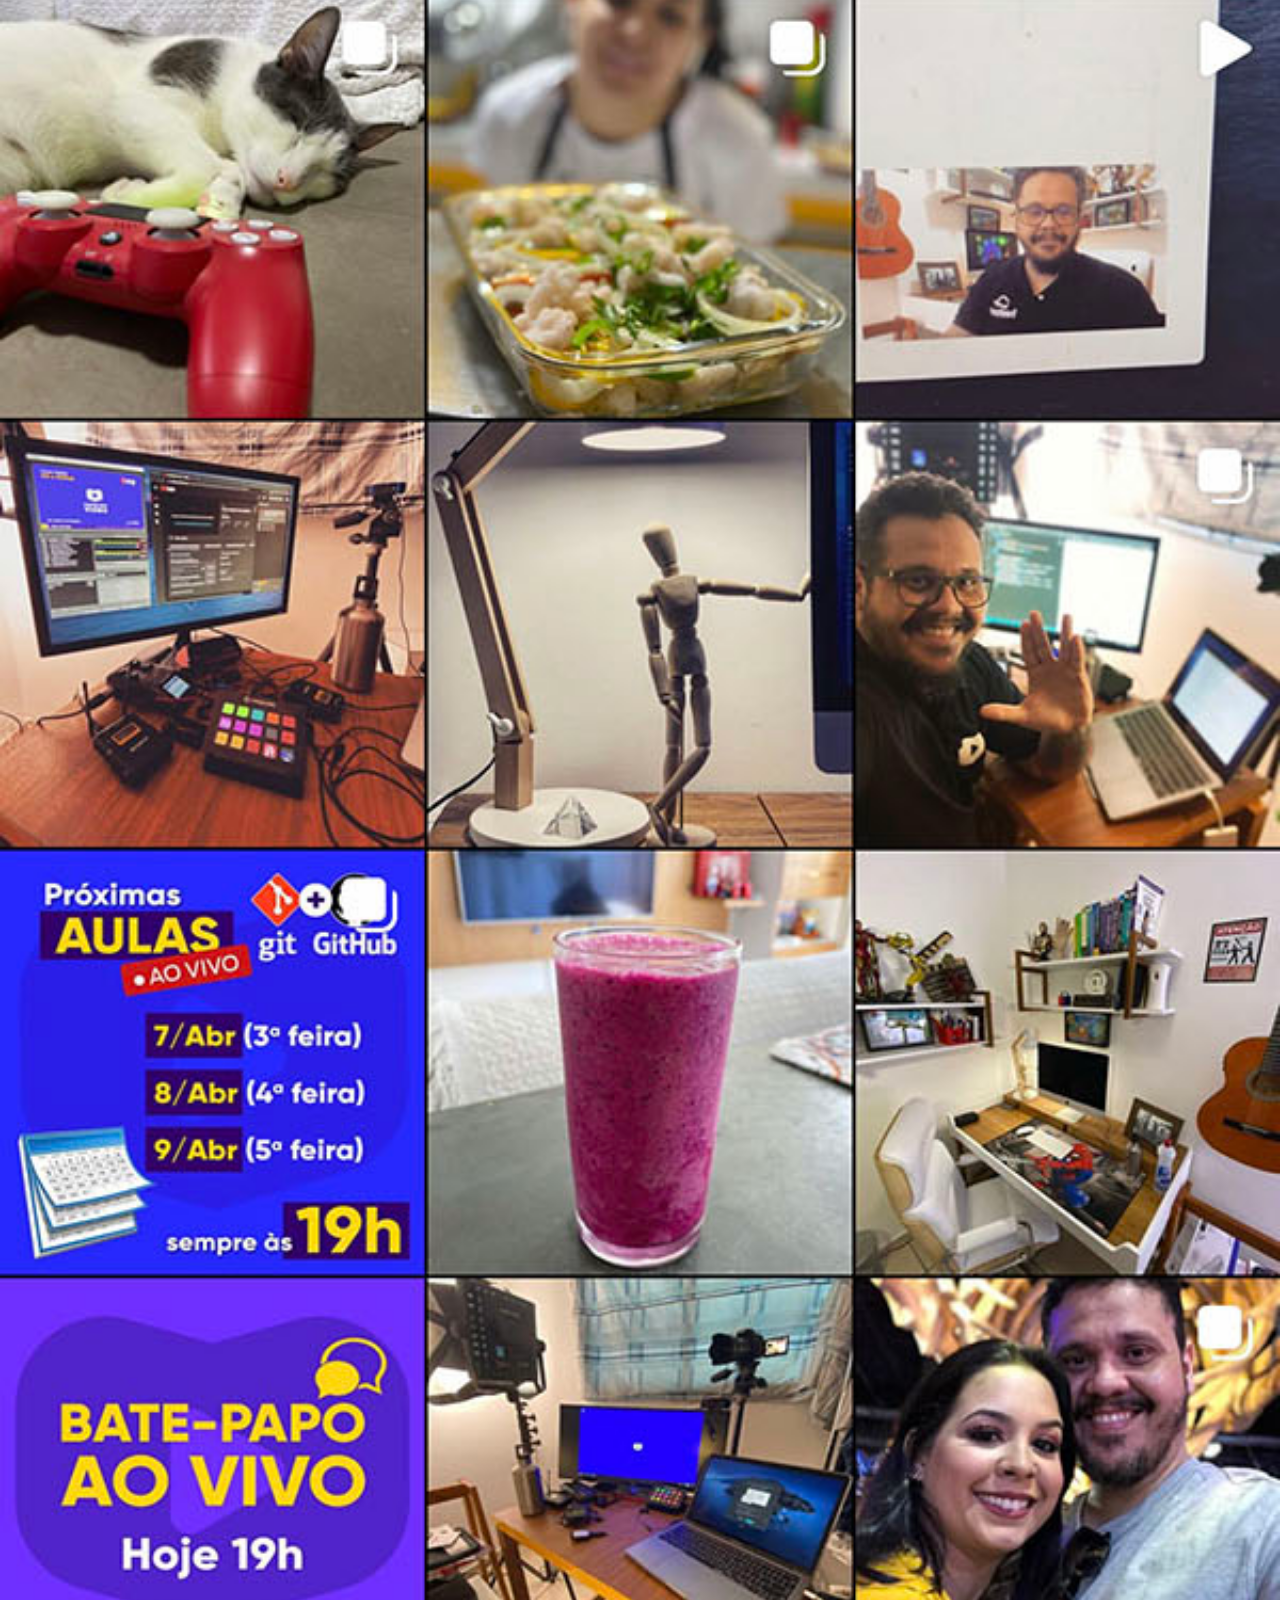
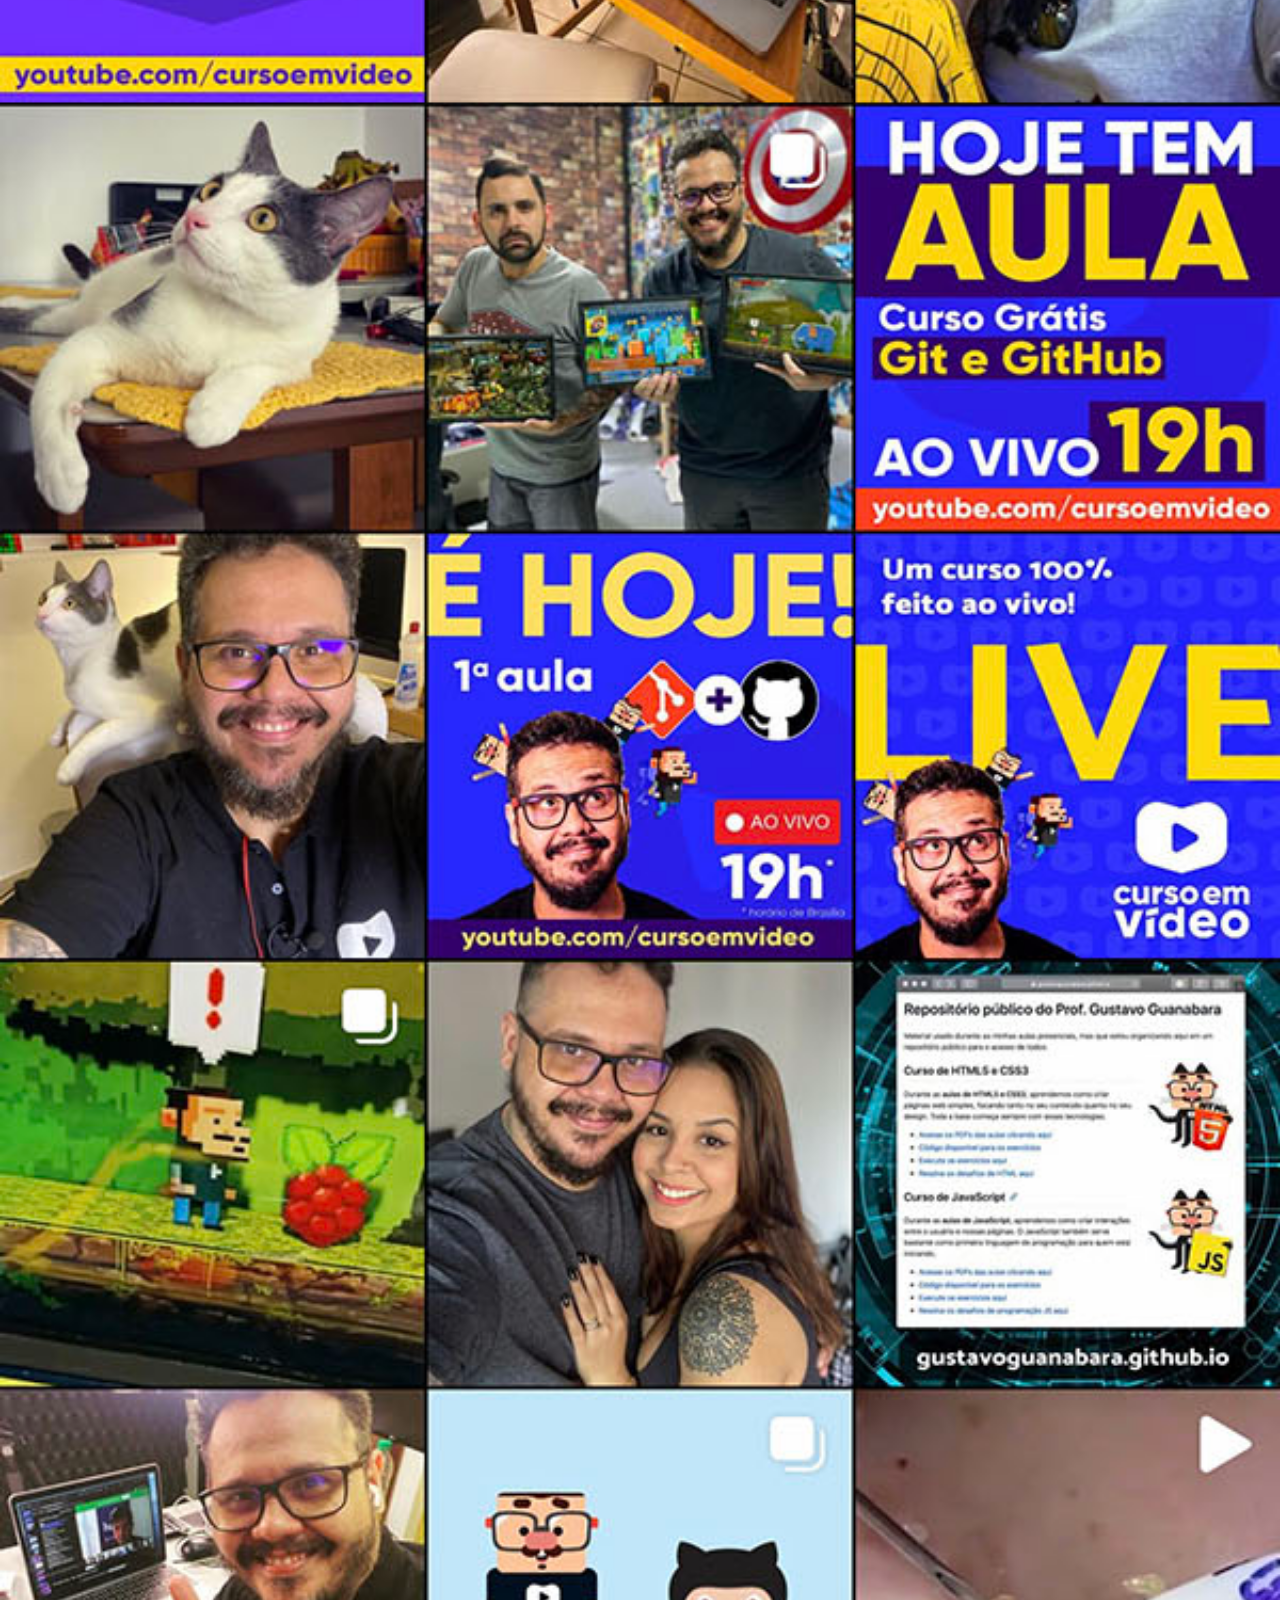
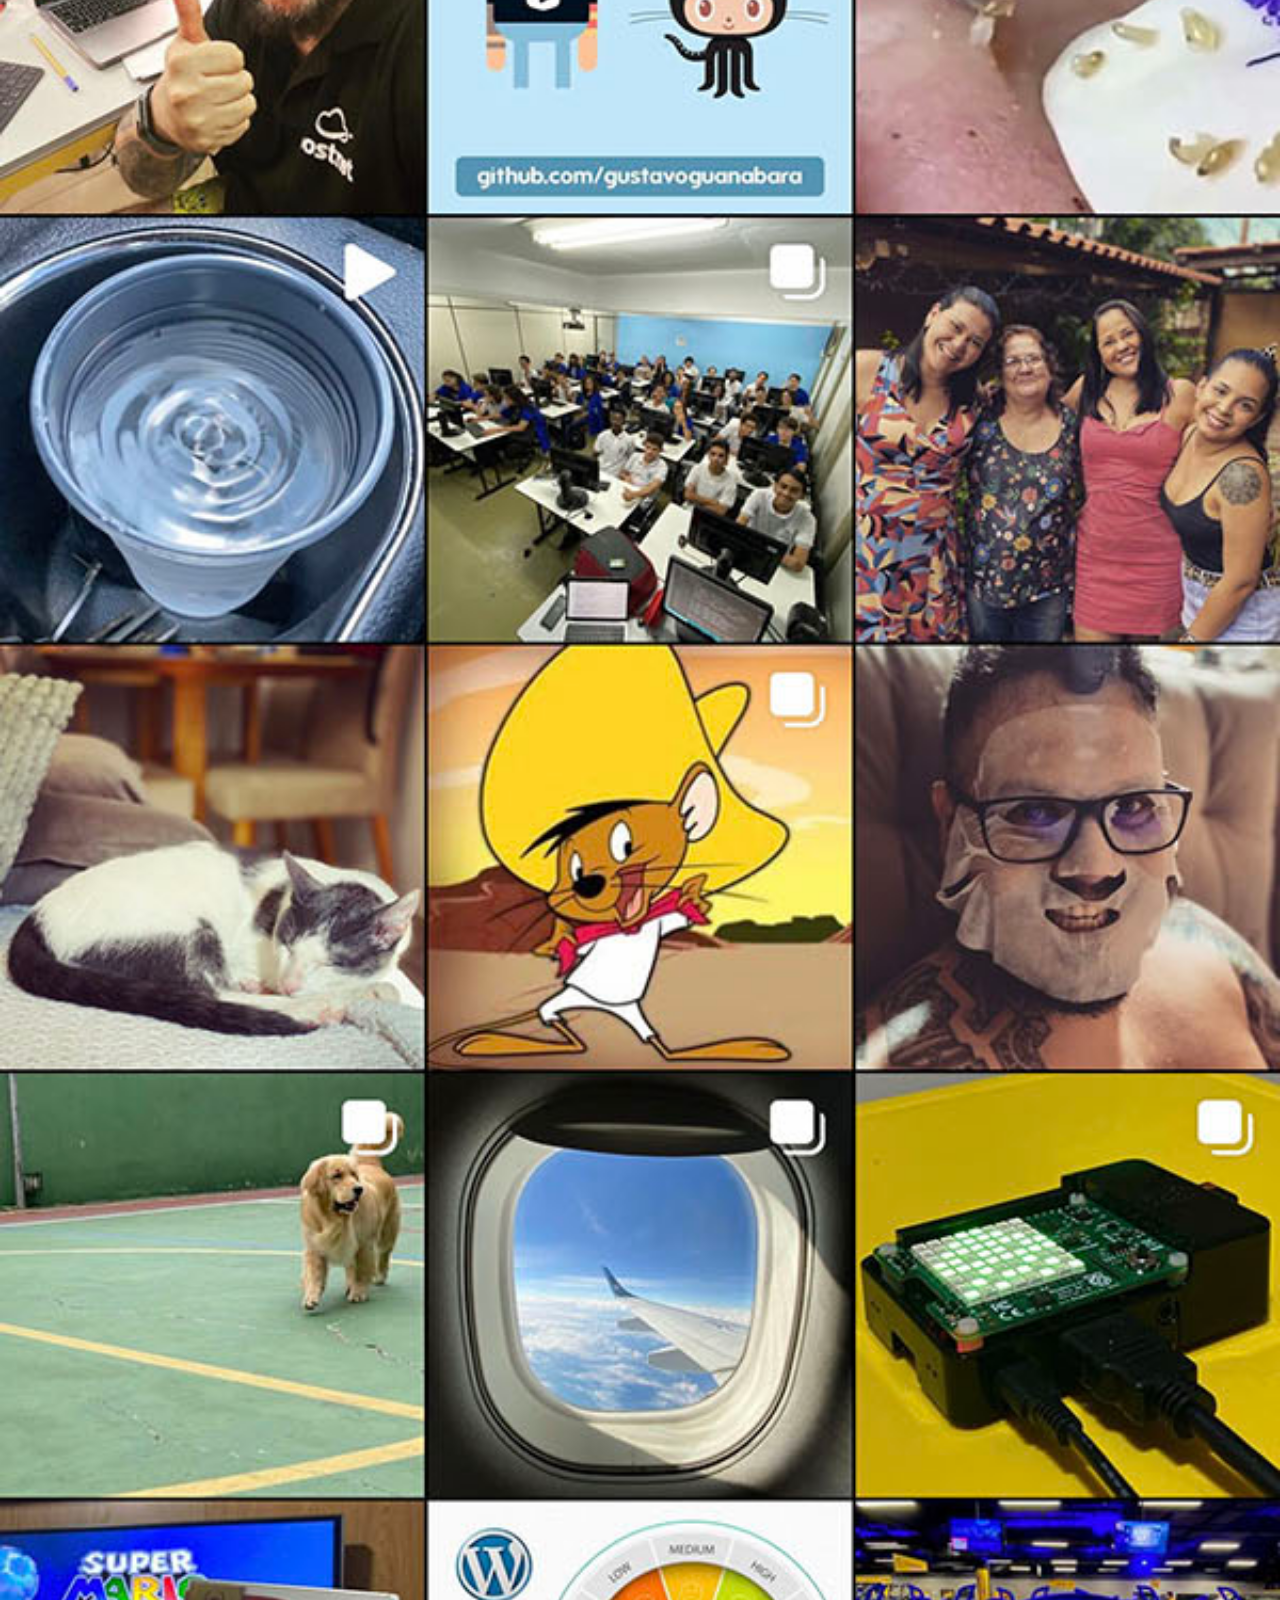
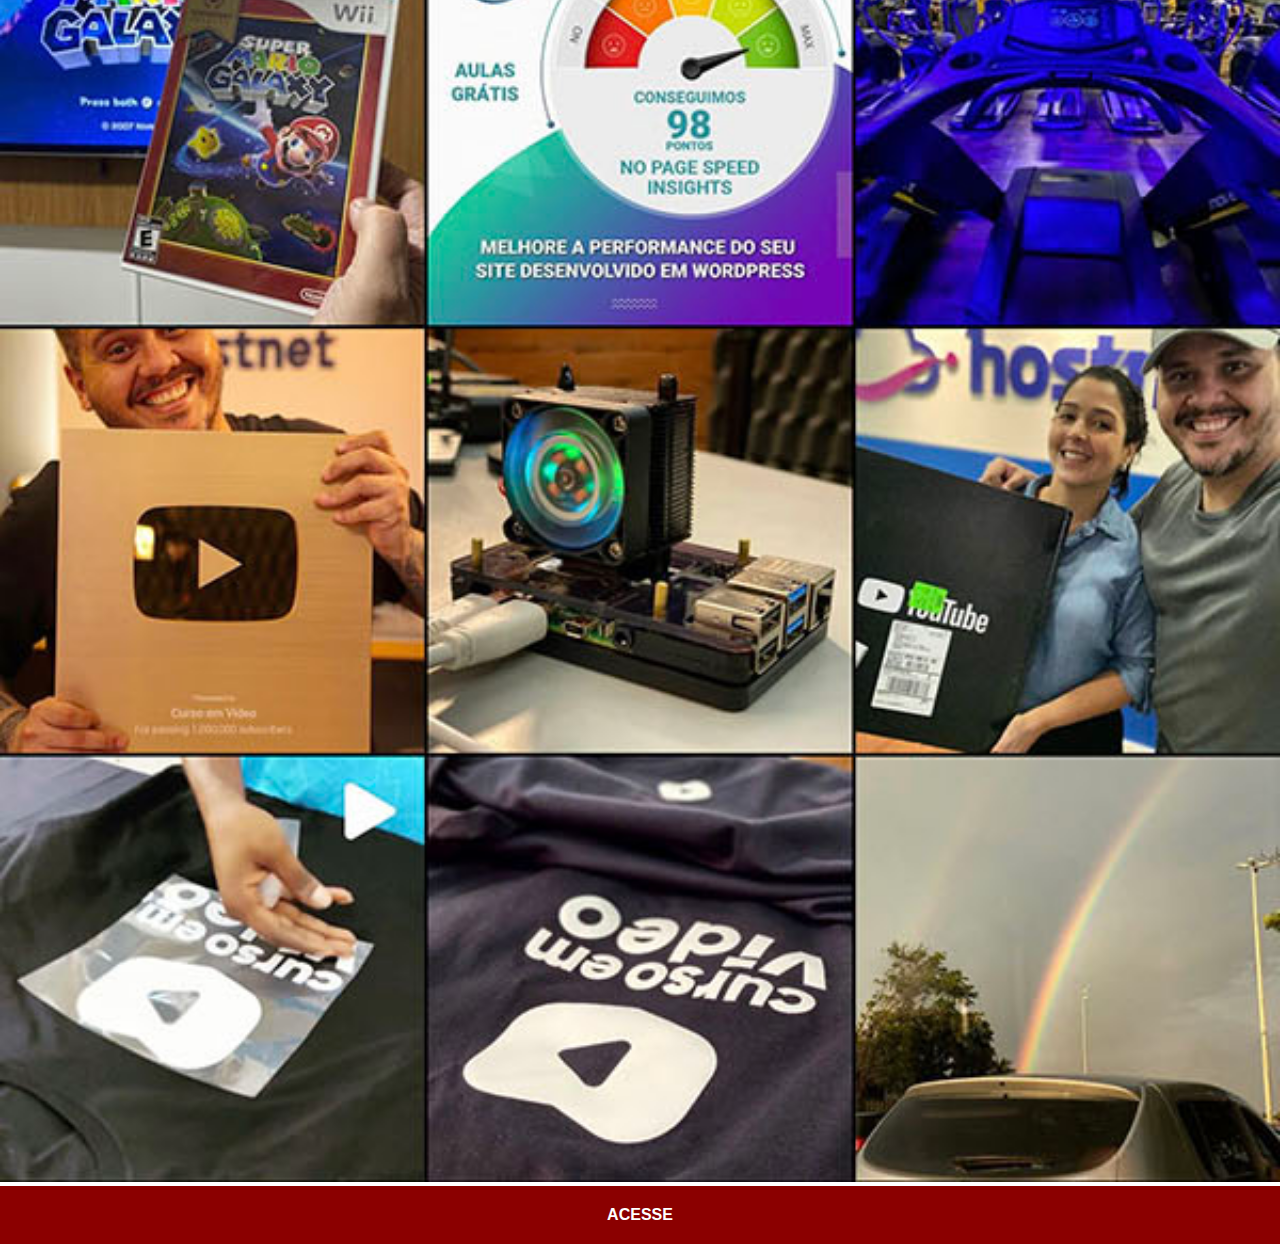
<file: intagram.html>
<!DOCTYPE html>
<html lang="pt-br">
<head>
    <meta charset="UTF-8">
    <meta http-equiv="X-UA-Compatible" content="IE=edge">
    <meta name="viewport" content="width=device-width, initial-scale=1.0">
    <title>Instagram</title>
    <link rel="stylesheet" href="estilos/social.css">
</head>
<body>
    <img src="imagens/tela-instagram.jpg" alt="Instagram">
    <a href="https://www.instagram.com/gustavoguanabara/" target="_blank" rel="external">ACESSE</a>
</body>
</html>
</file>
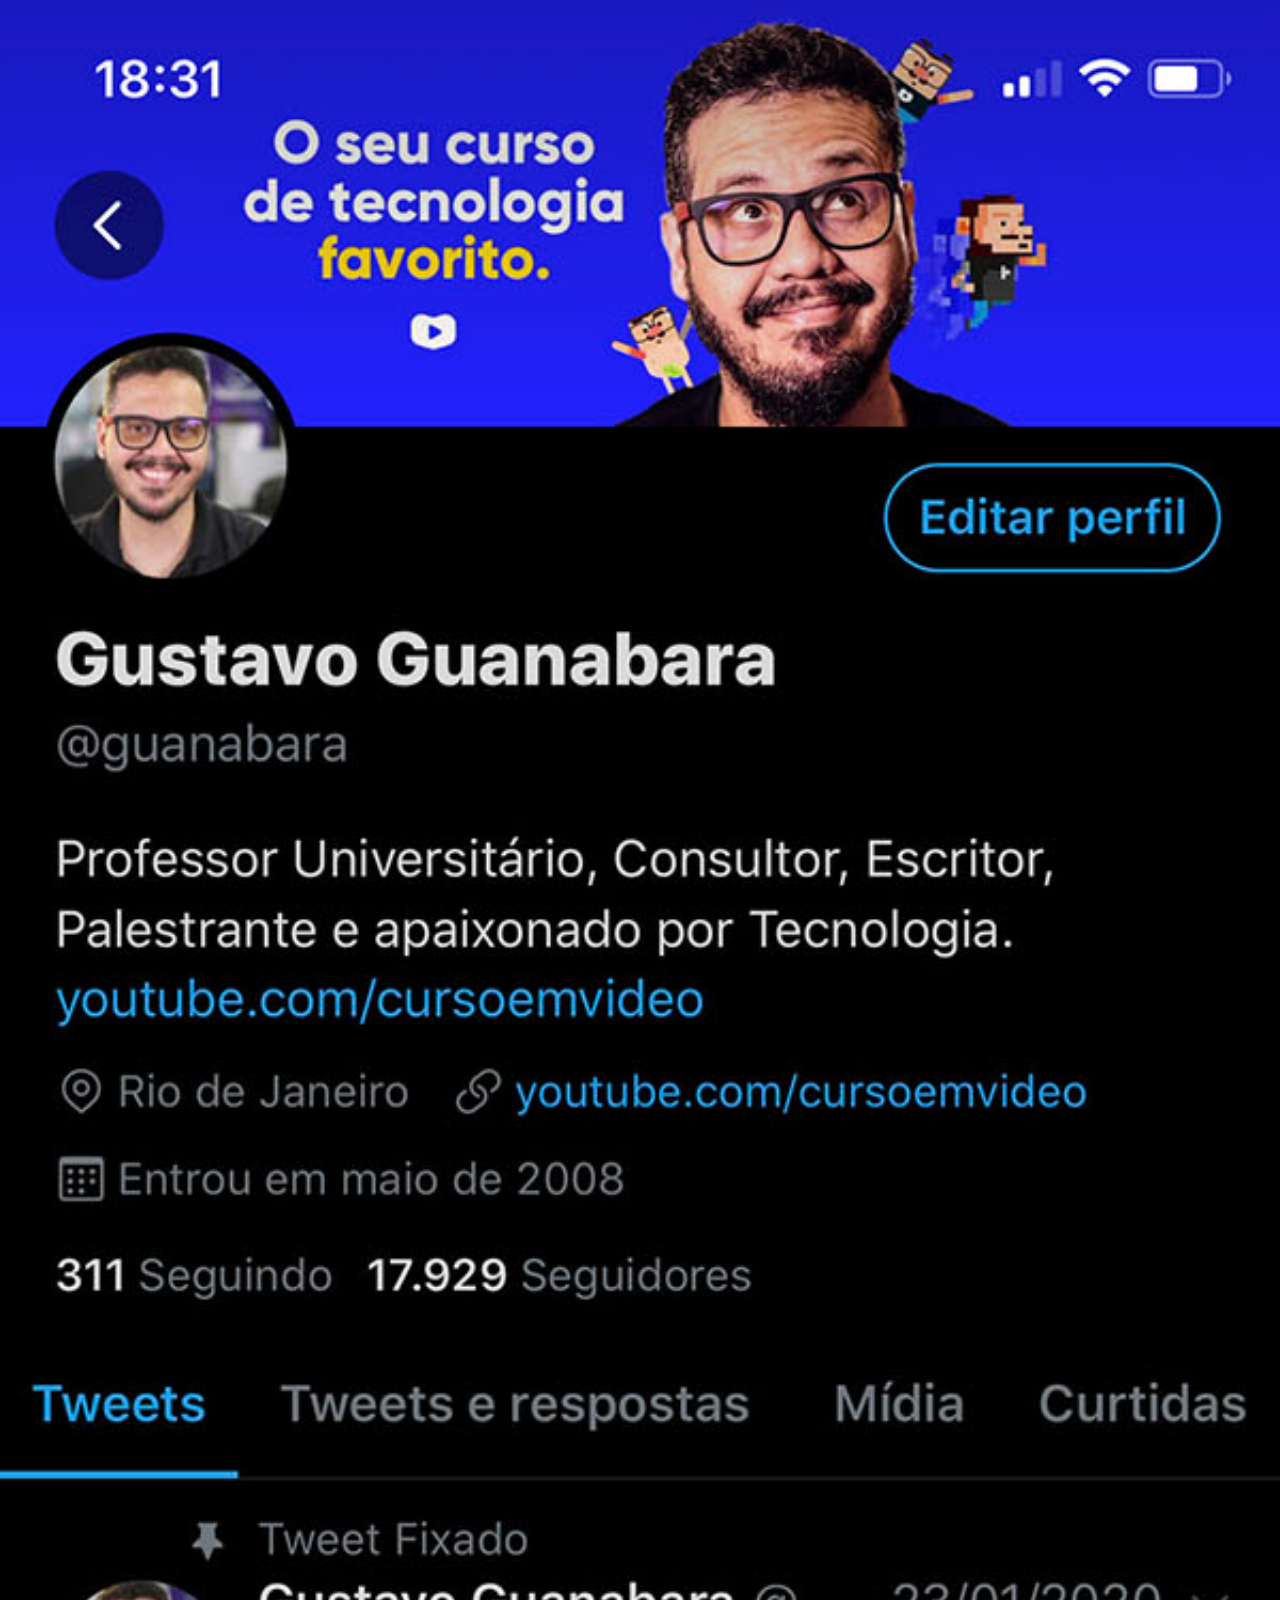
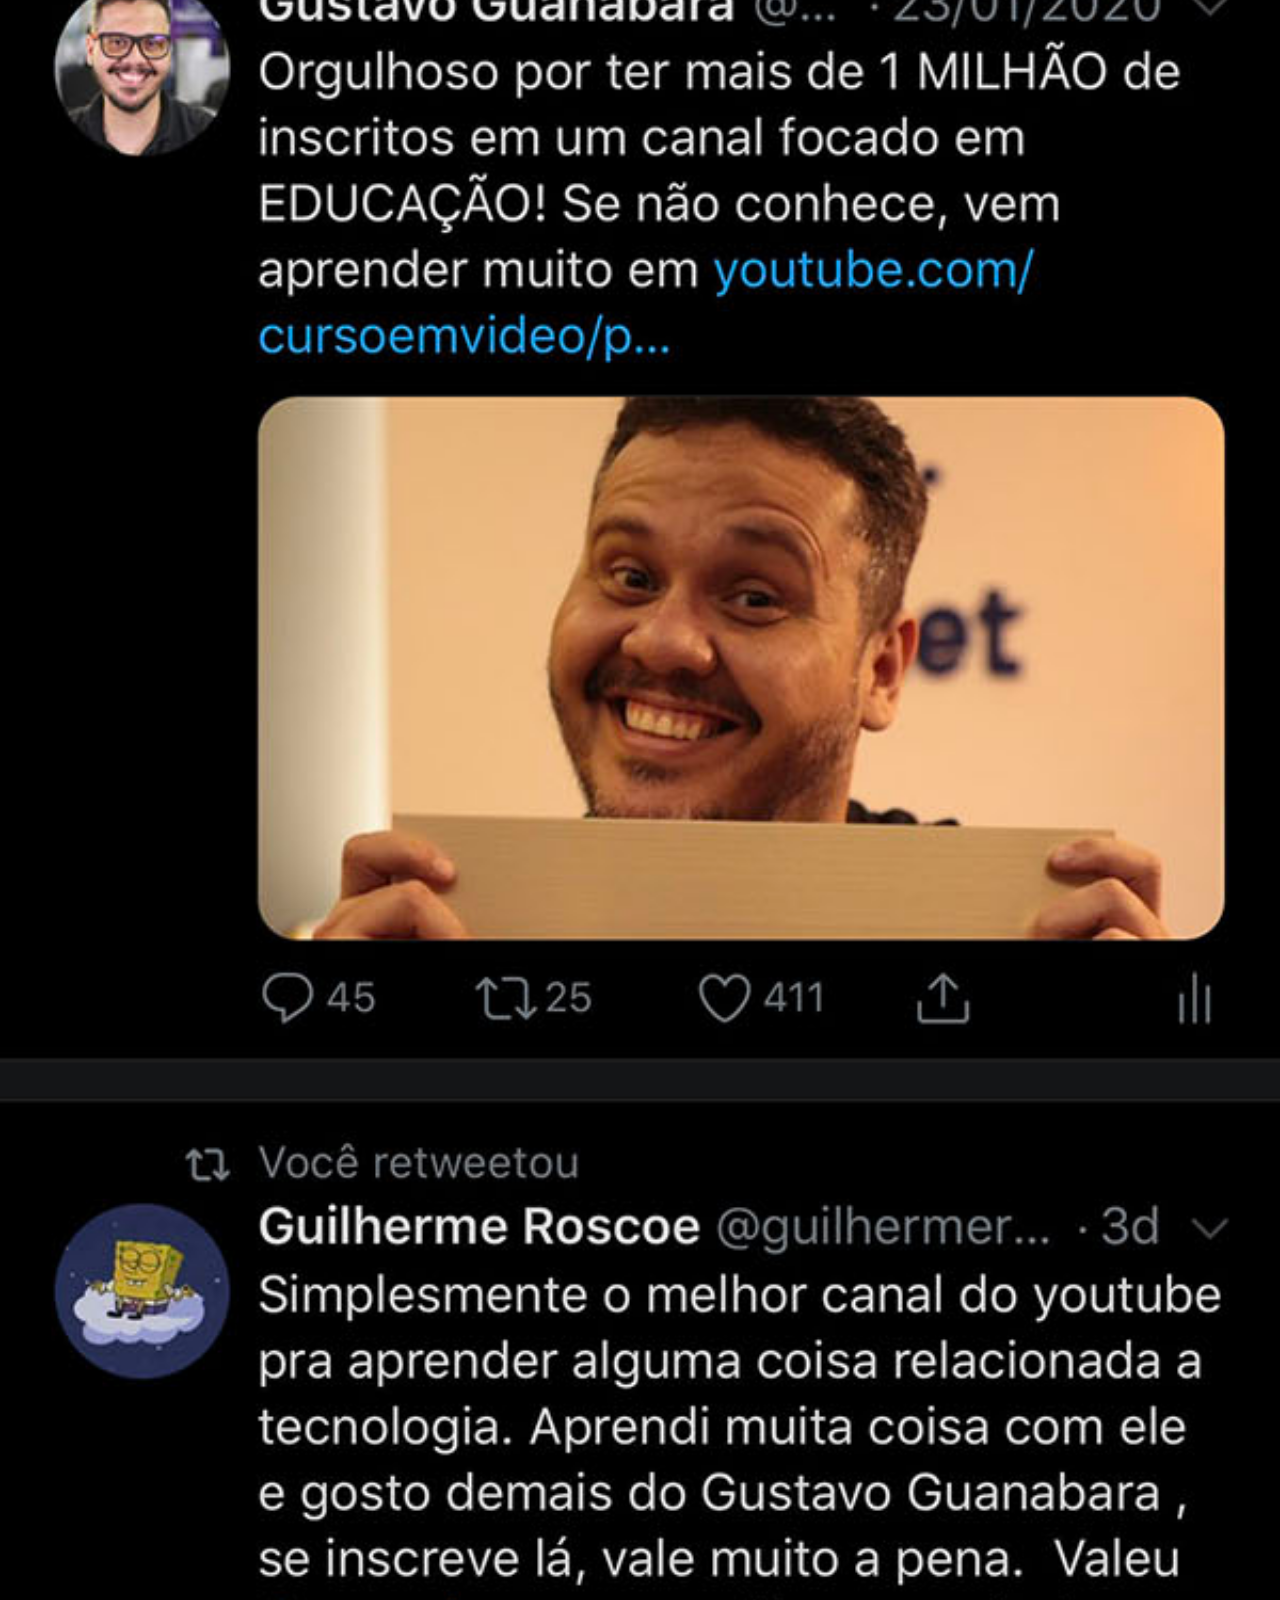
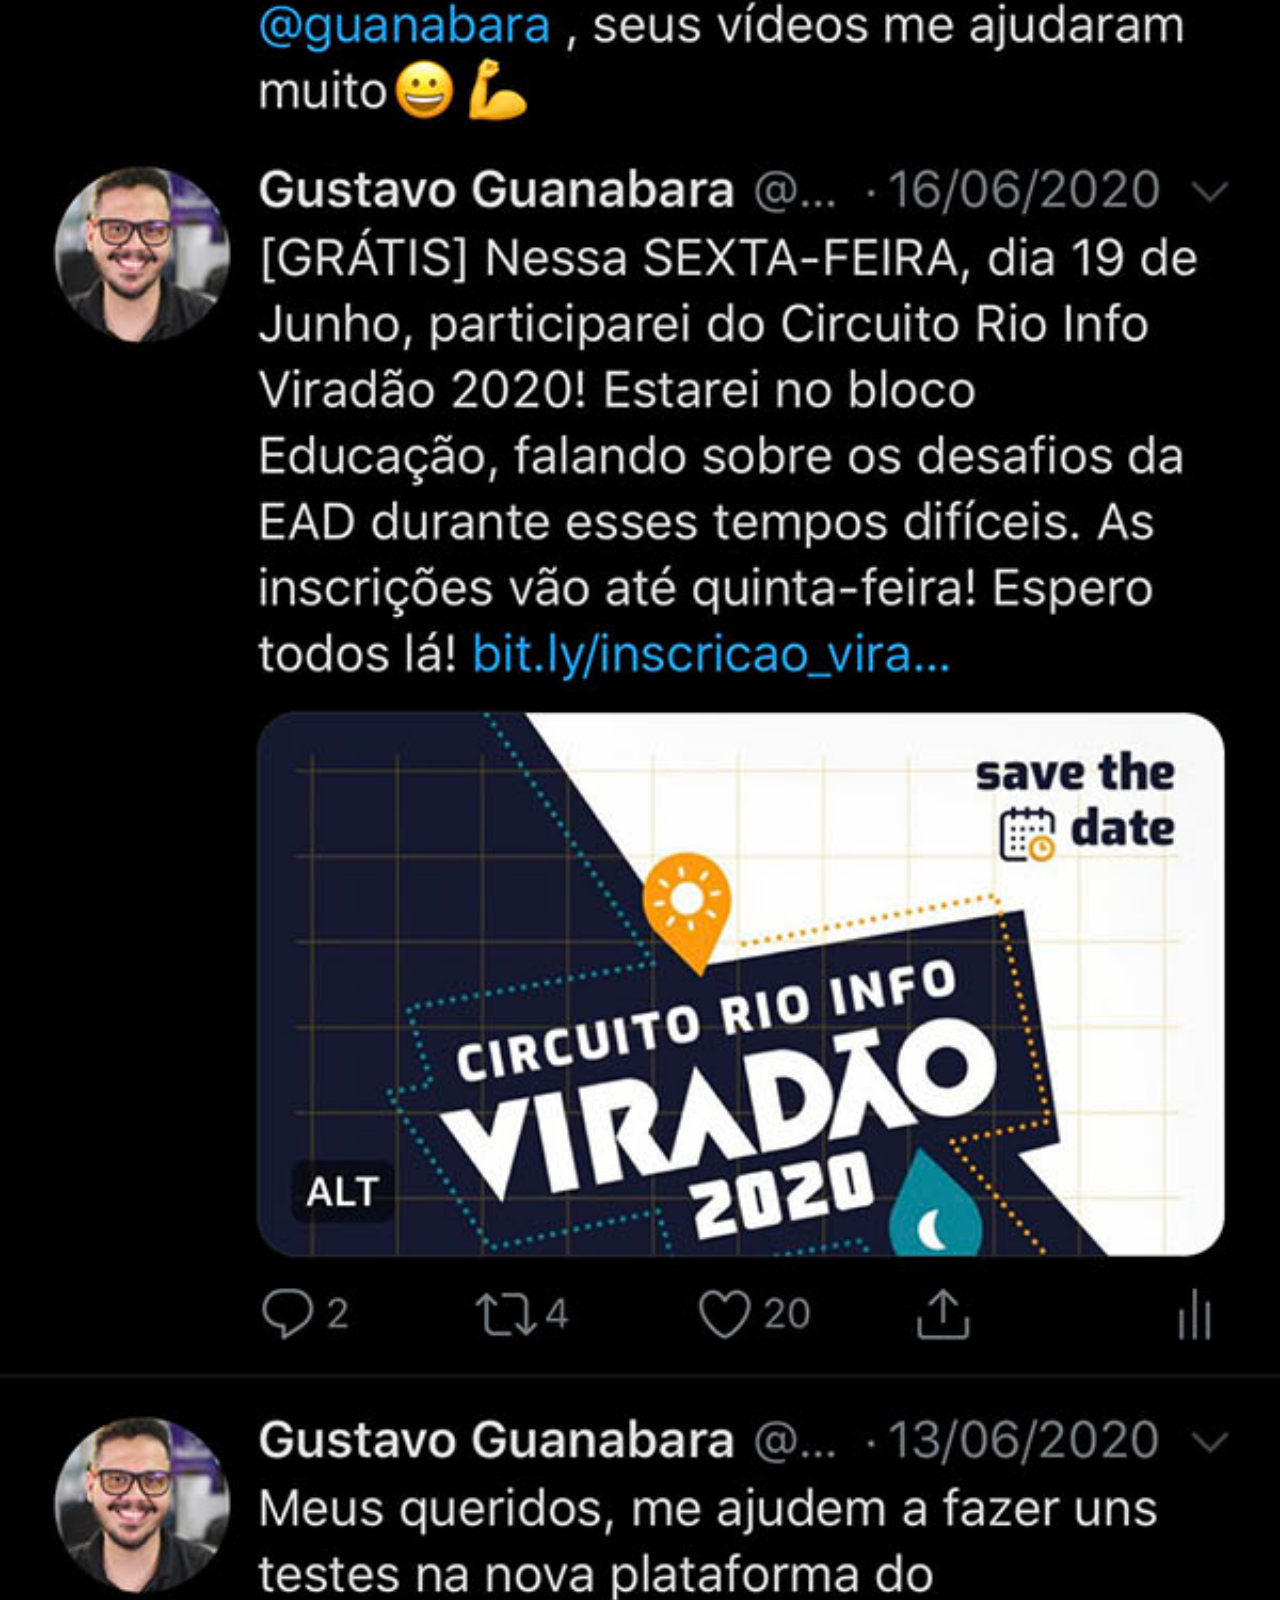
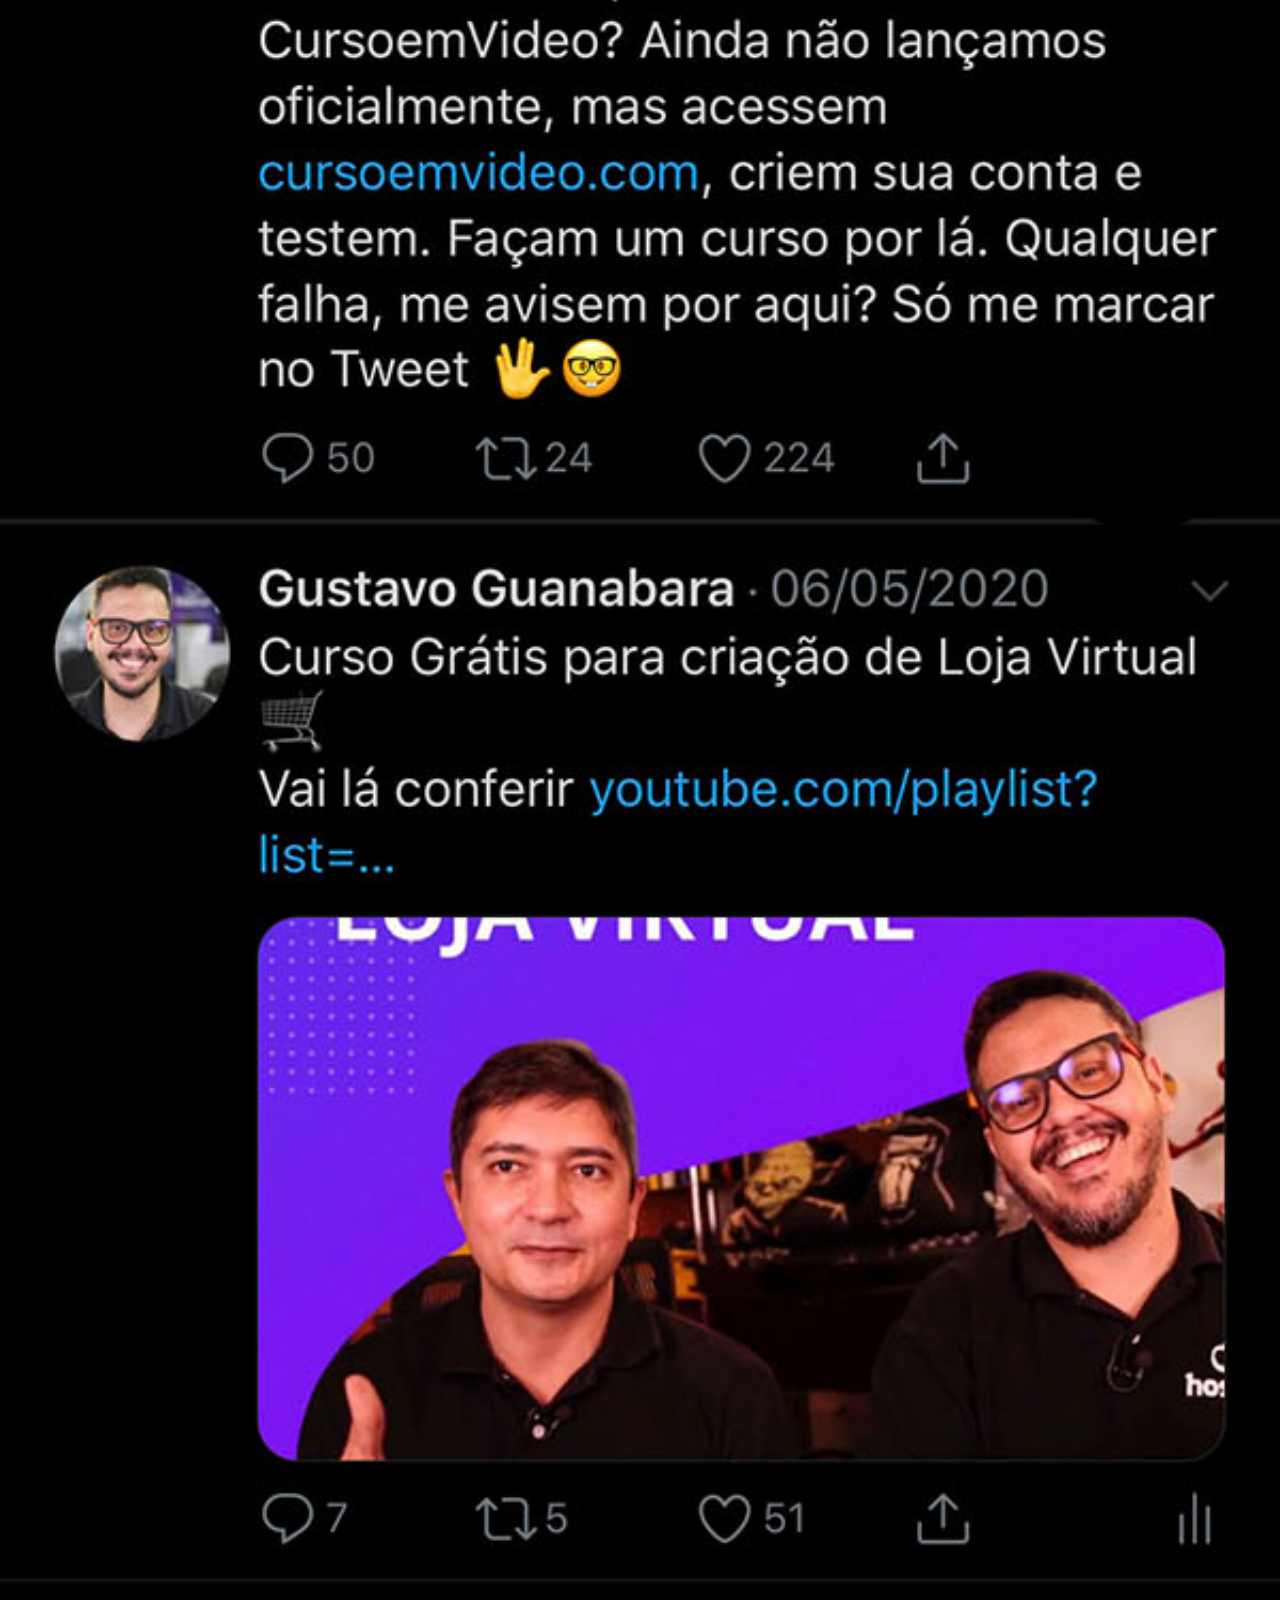
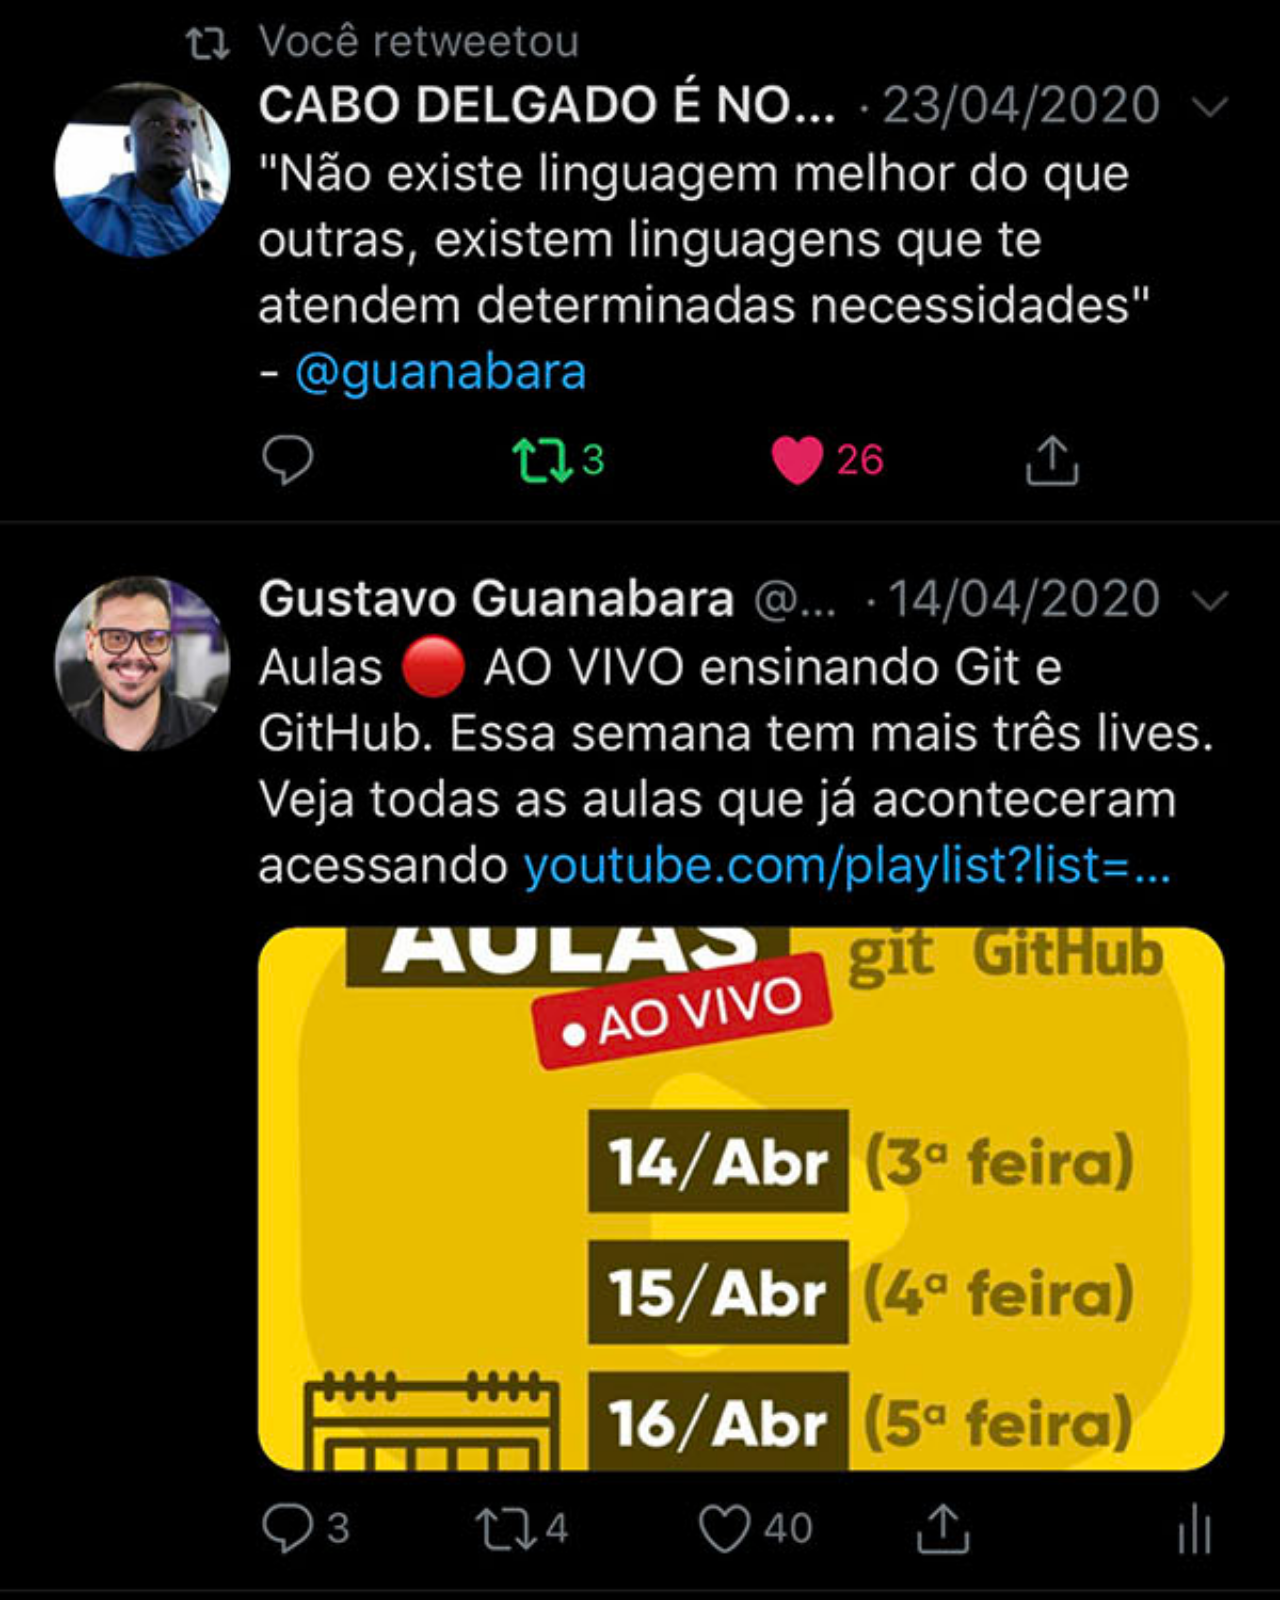
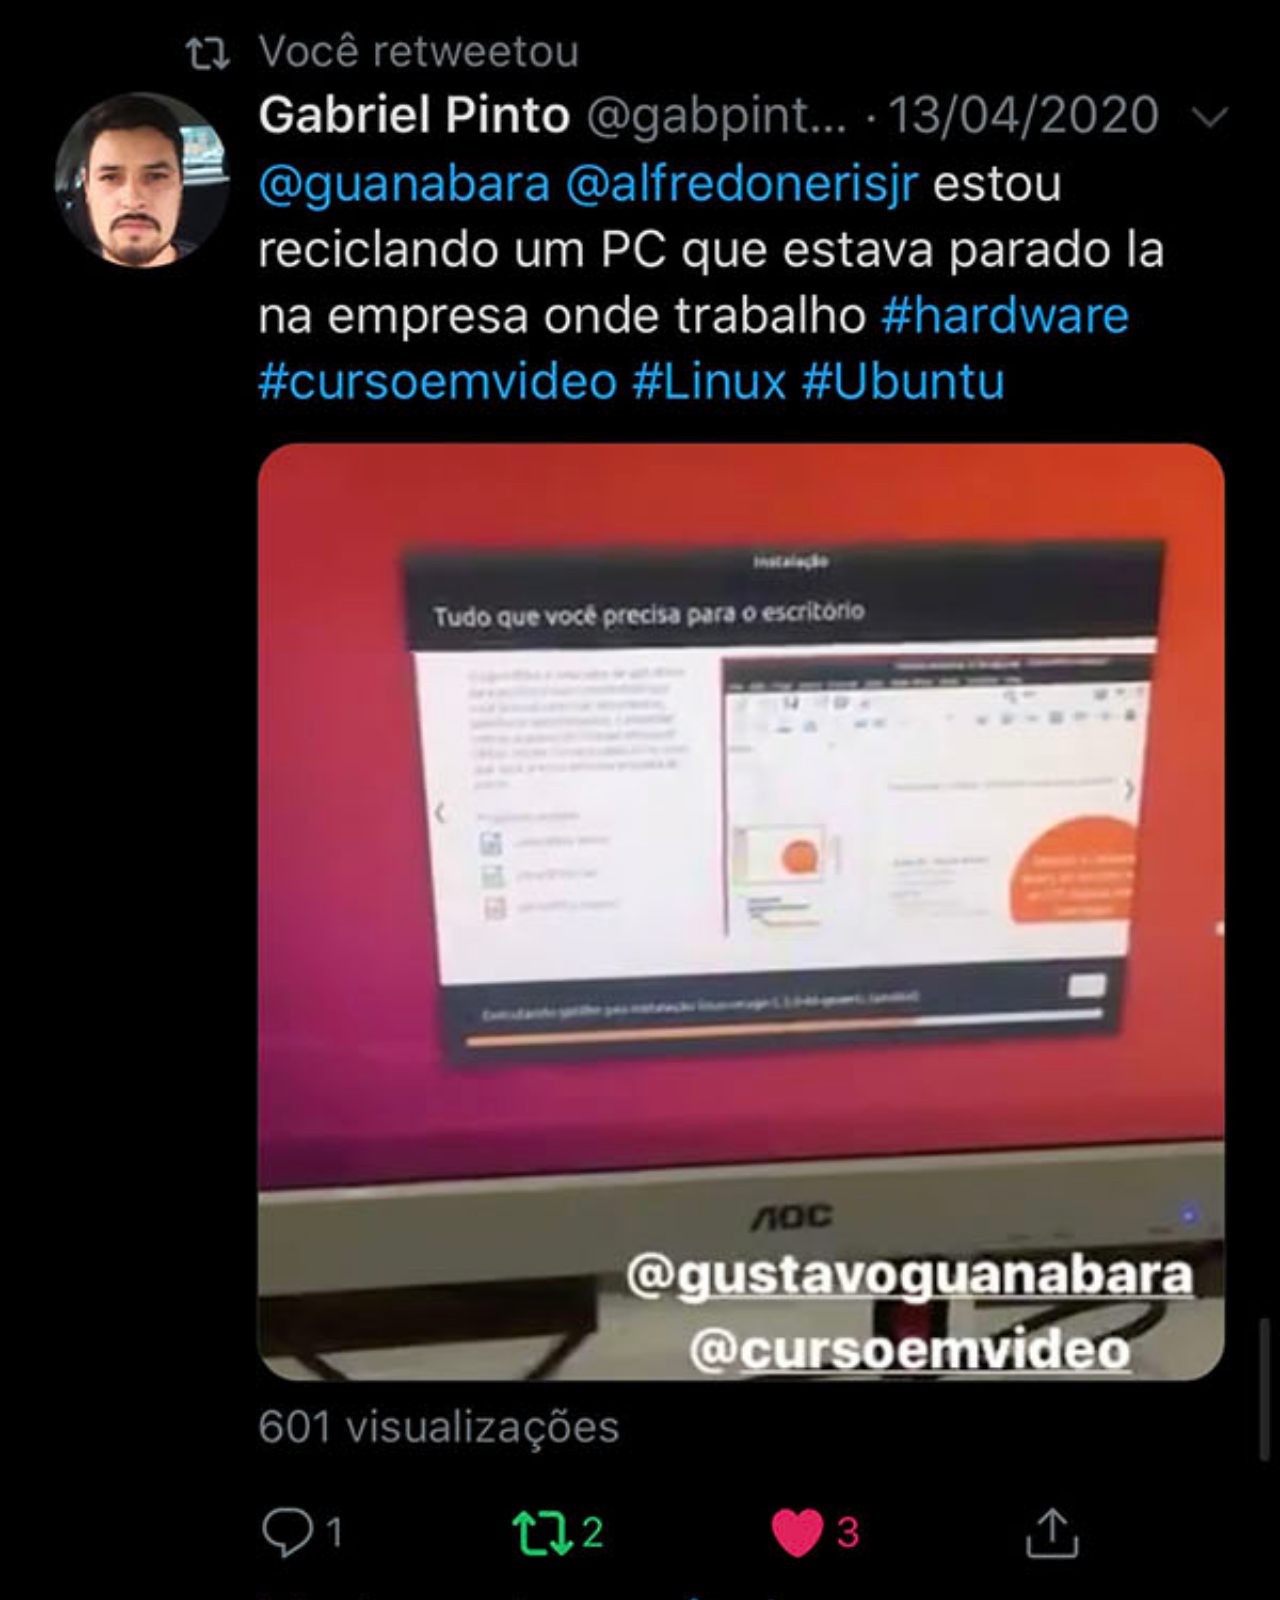
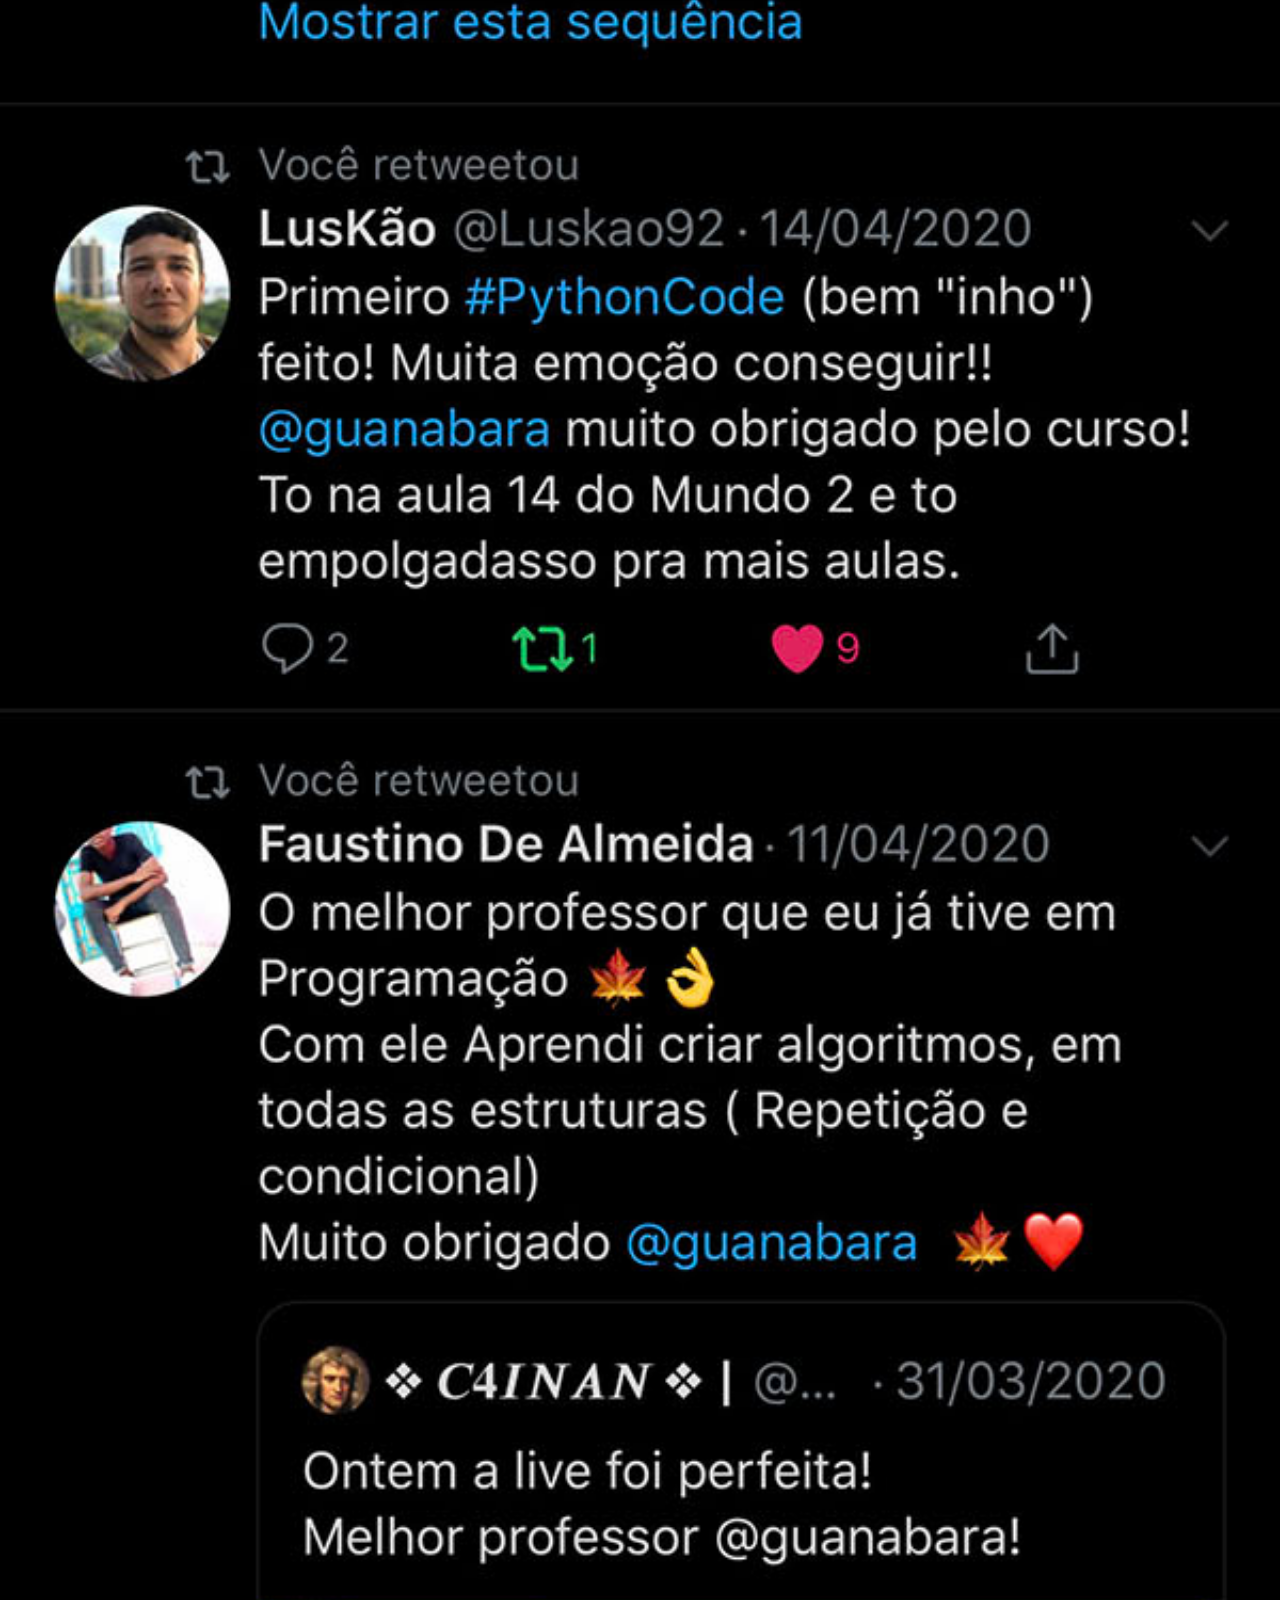
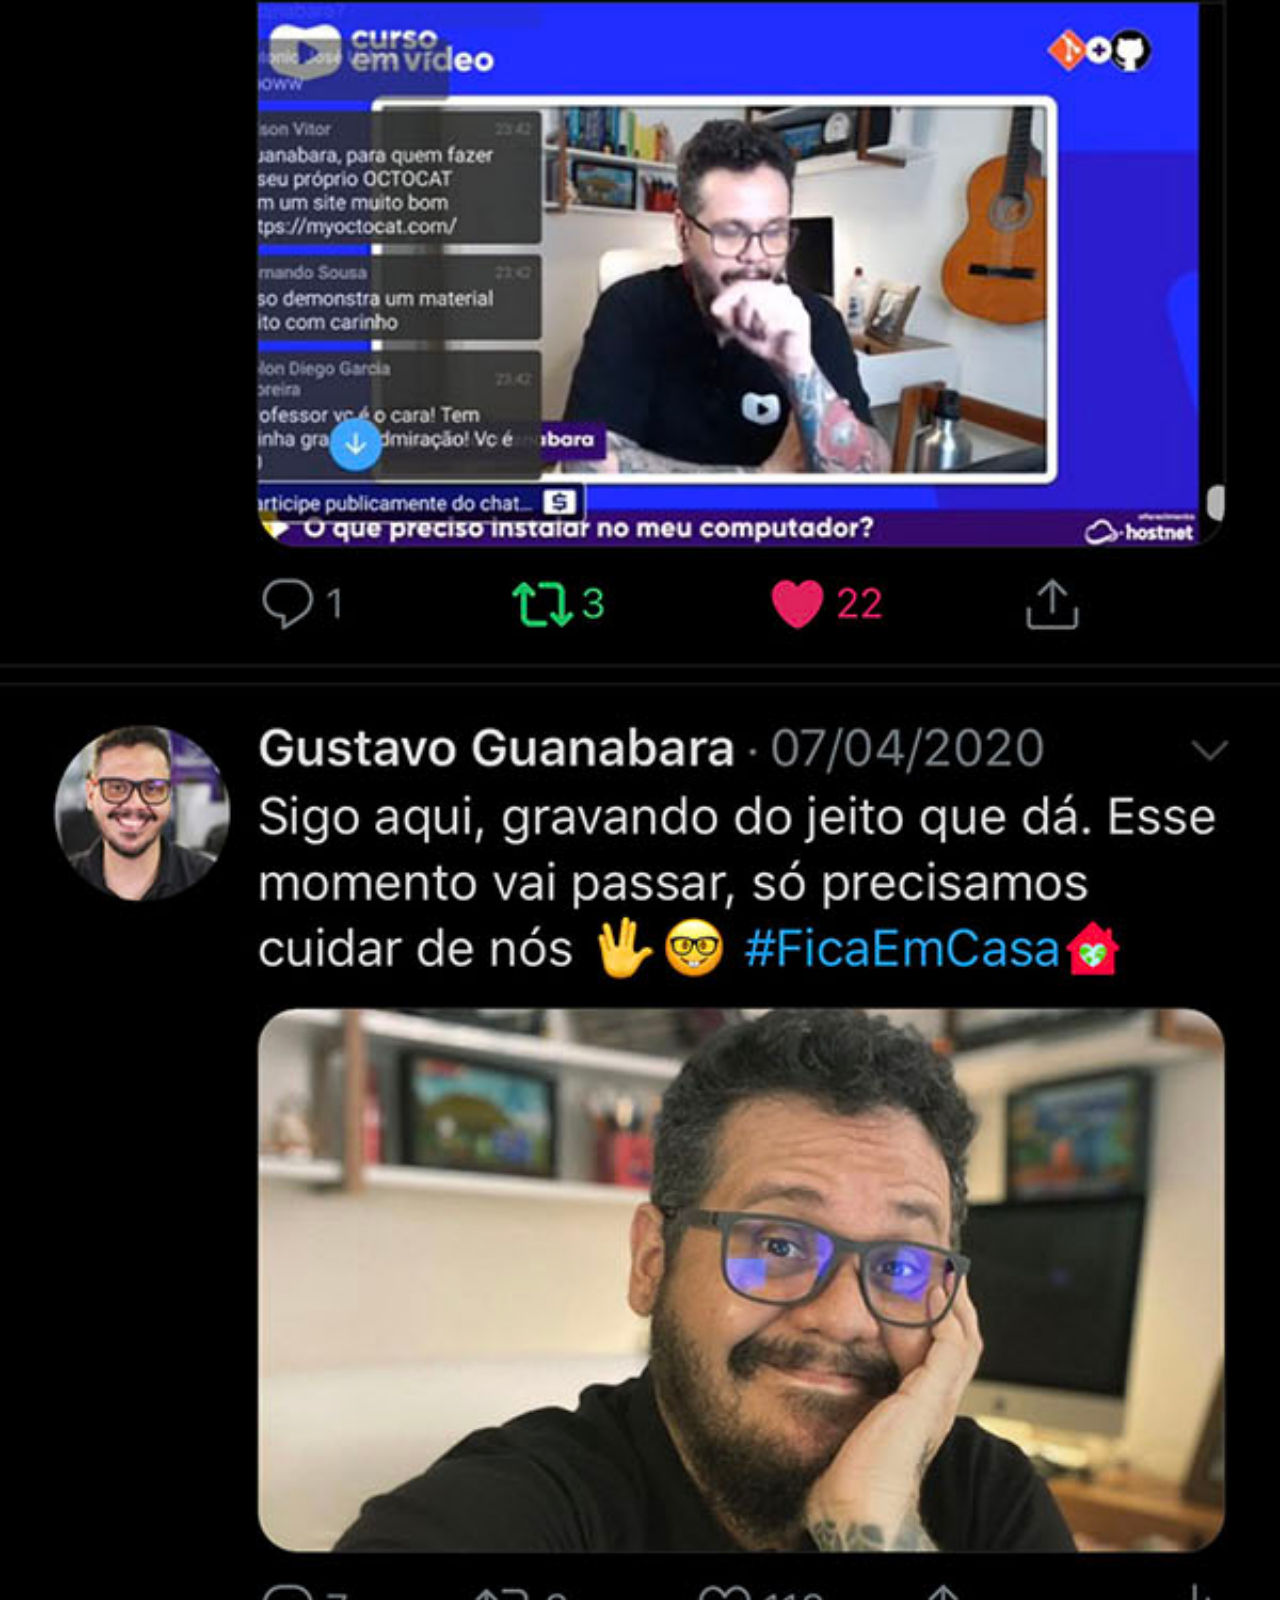
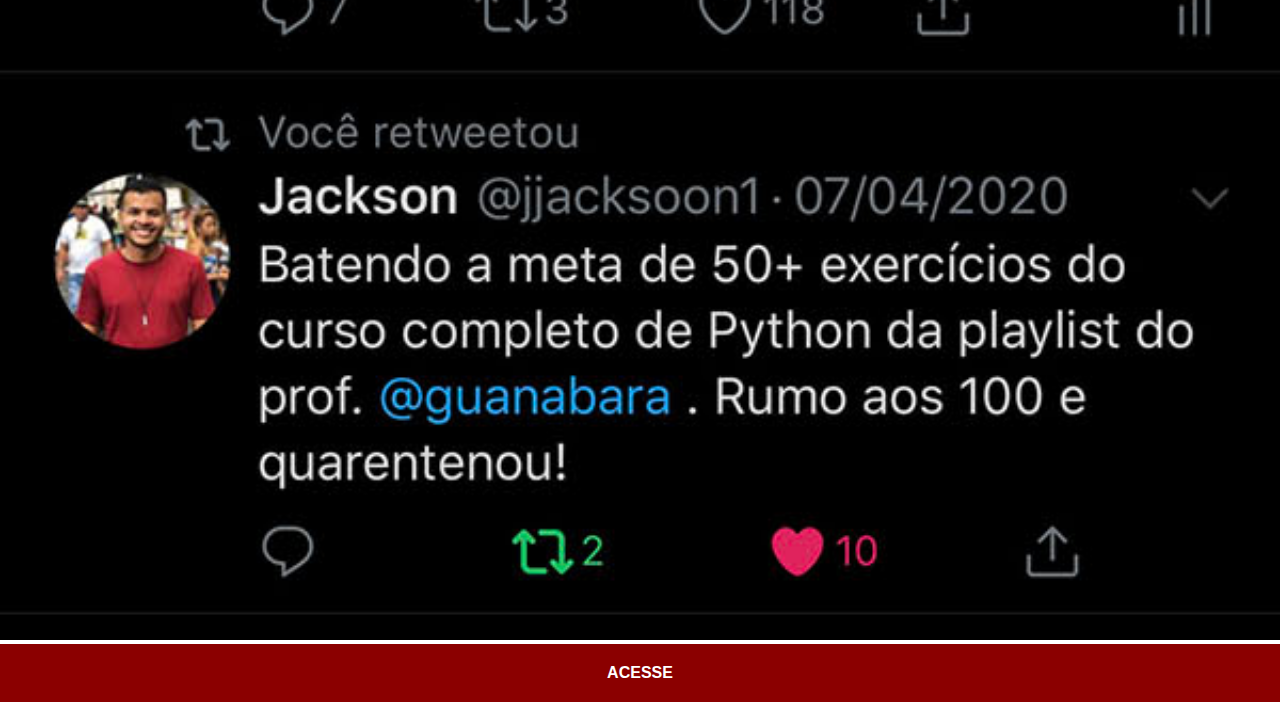
<file: twitter.html>
<!DOCTYPE html>
<html lang="pt-br">
<head>
    <meta charset="UTF-8">
    <meta http-equiv="X-UA-Compatible" content="IE=edge">
    <meta name="viewport" content="width=device-width, initial-scale=1.0">
    <title>Twitter</title>
    <link rel="stylesheet" href="estilos/social.css">
</head>
<body>
    <img src="imagens/tela-twitter.jpg" alt="Twitter">
    <a href="https://twitter.com/guanabara" target="_blank" rel="external">ACESSE</a>
</body>
</html>
</file>
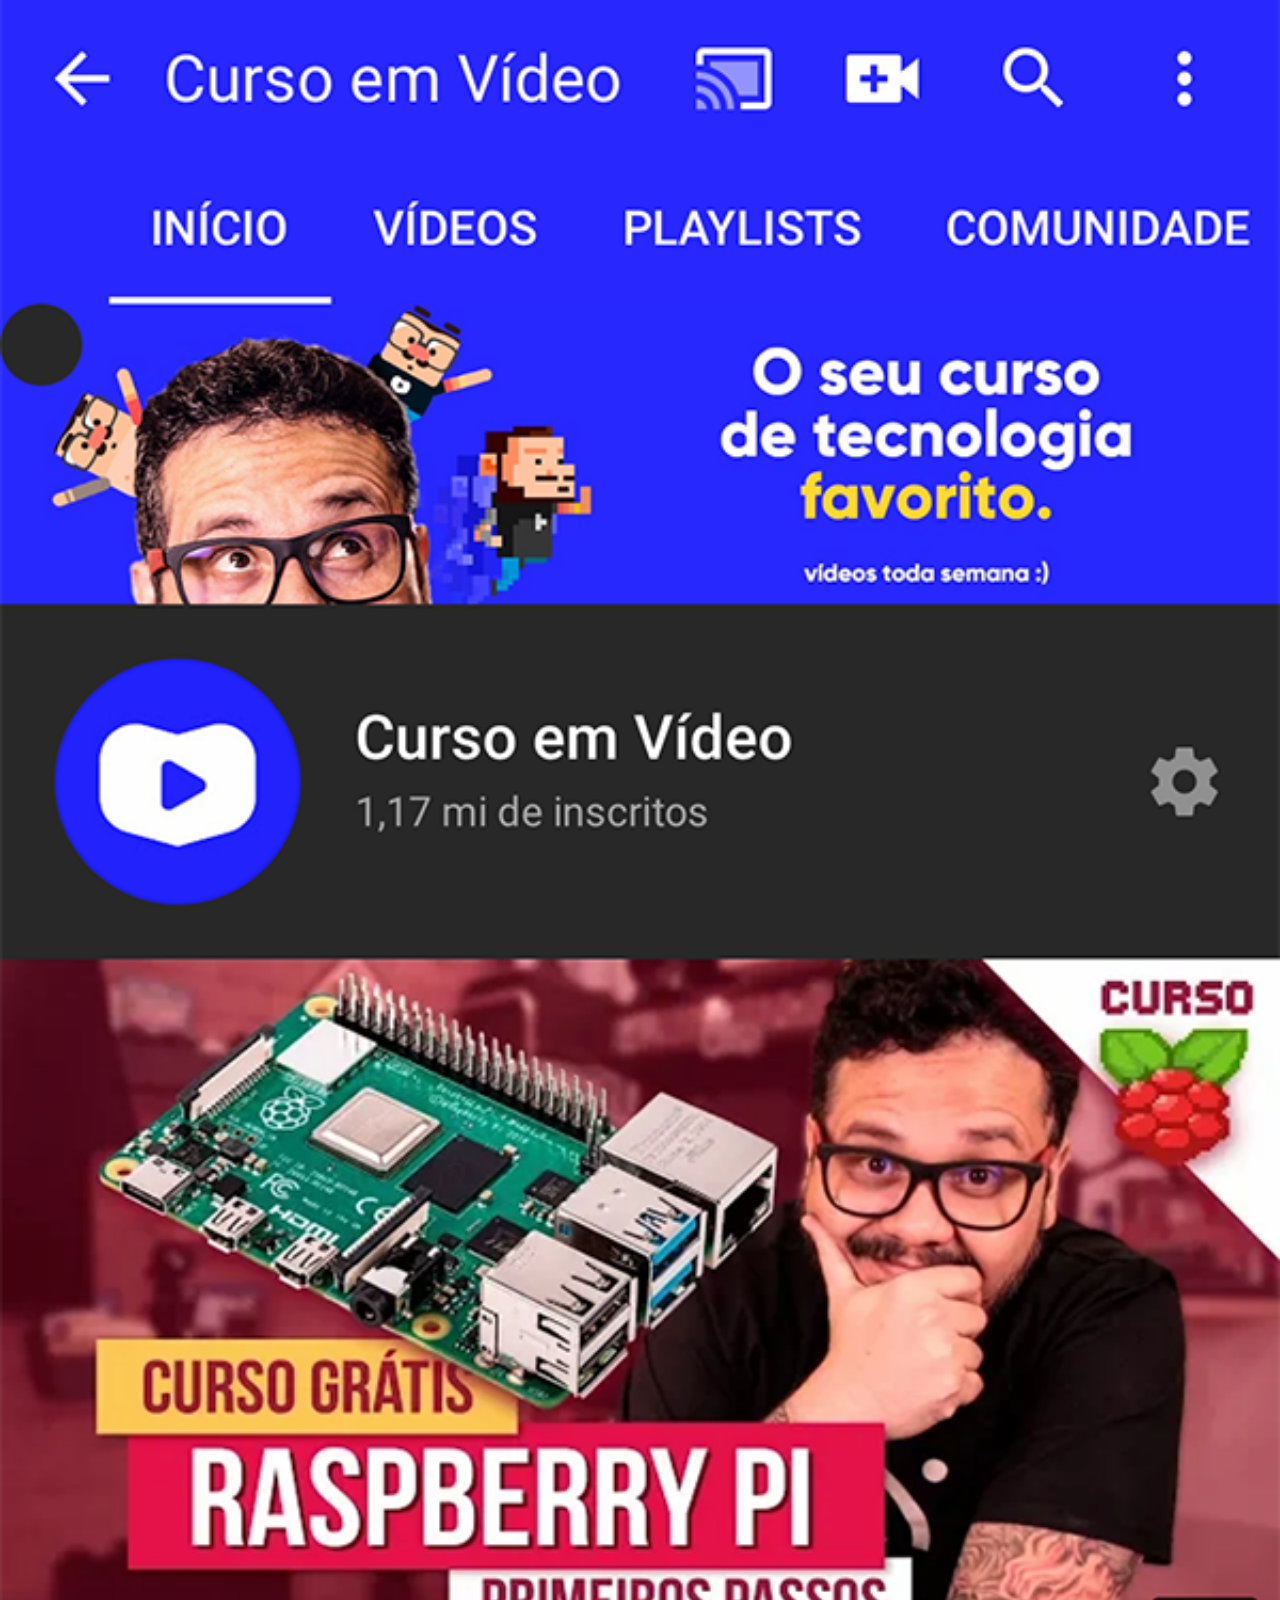
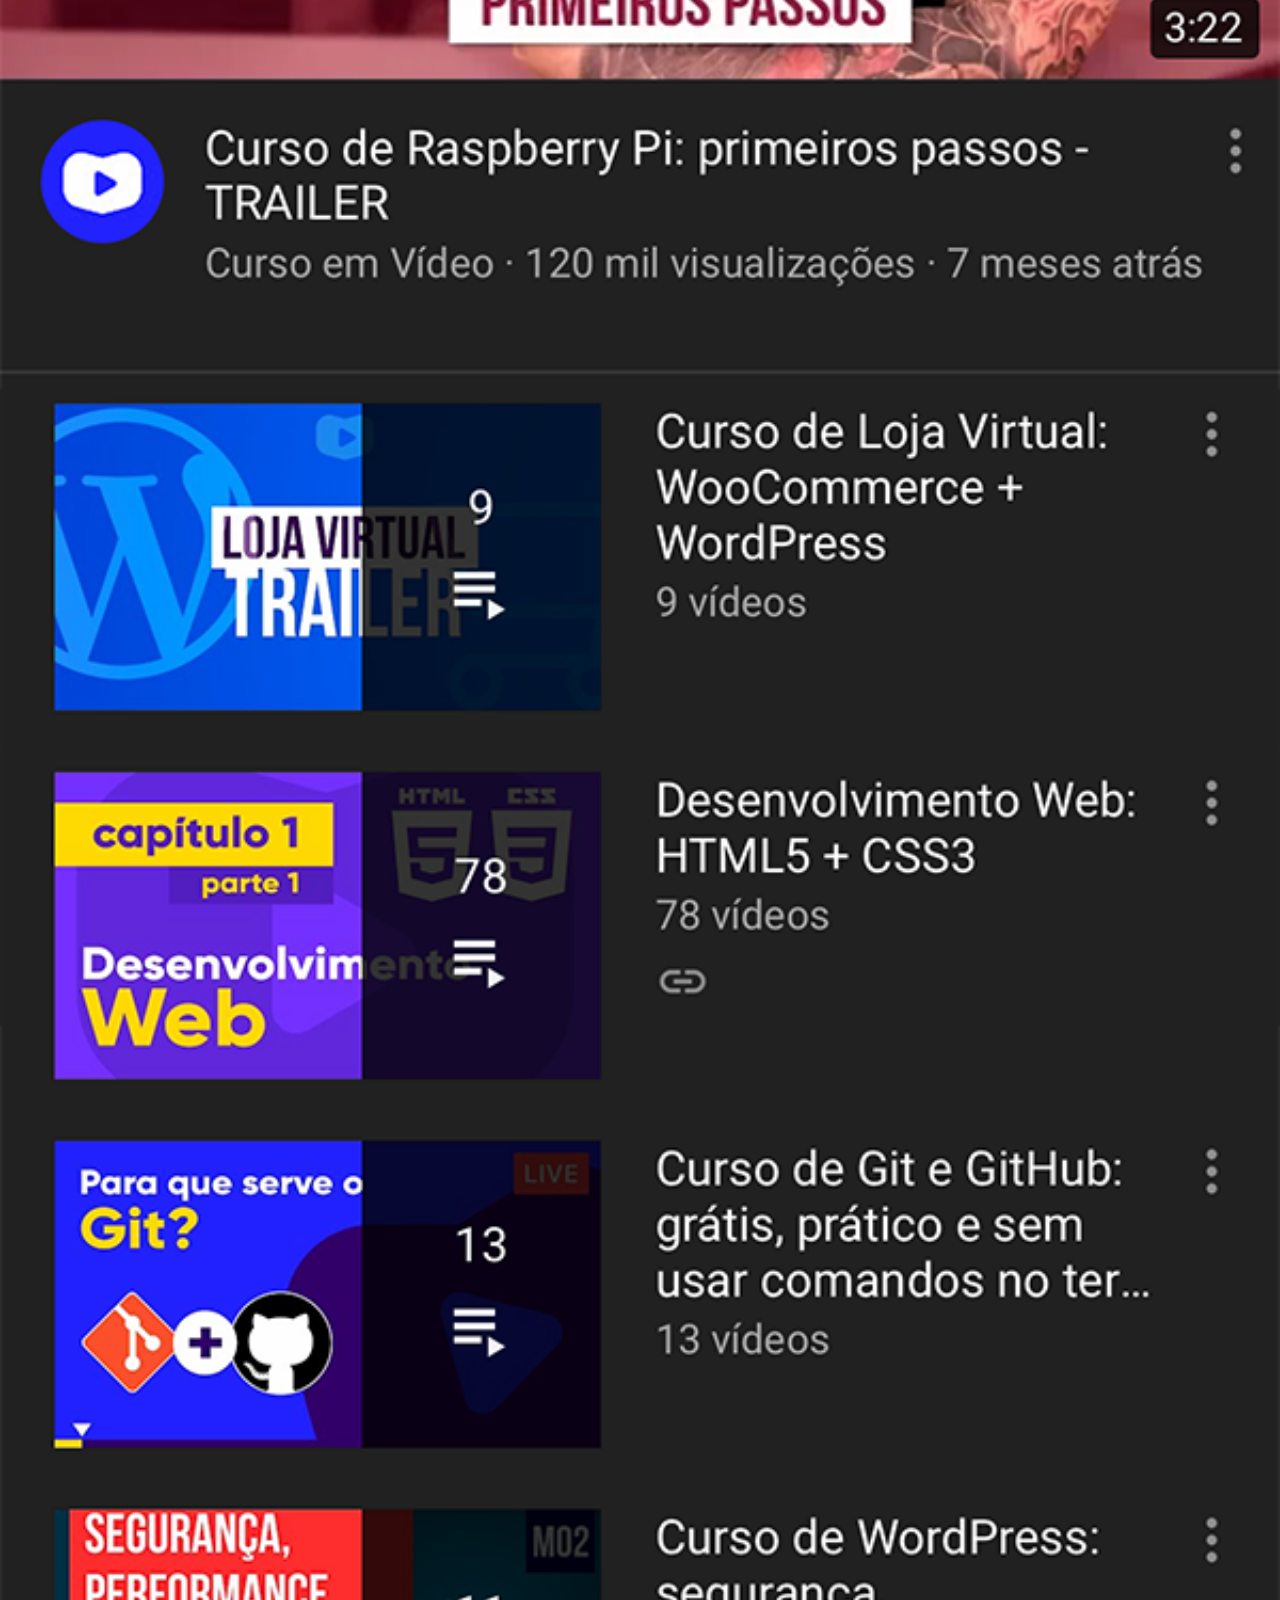
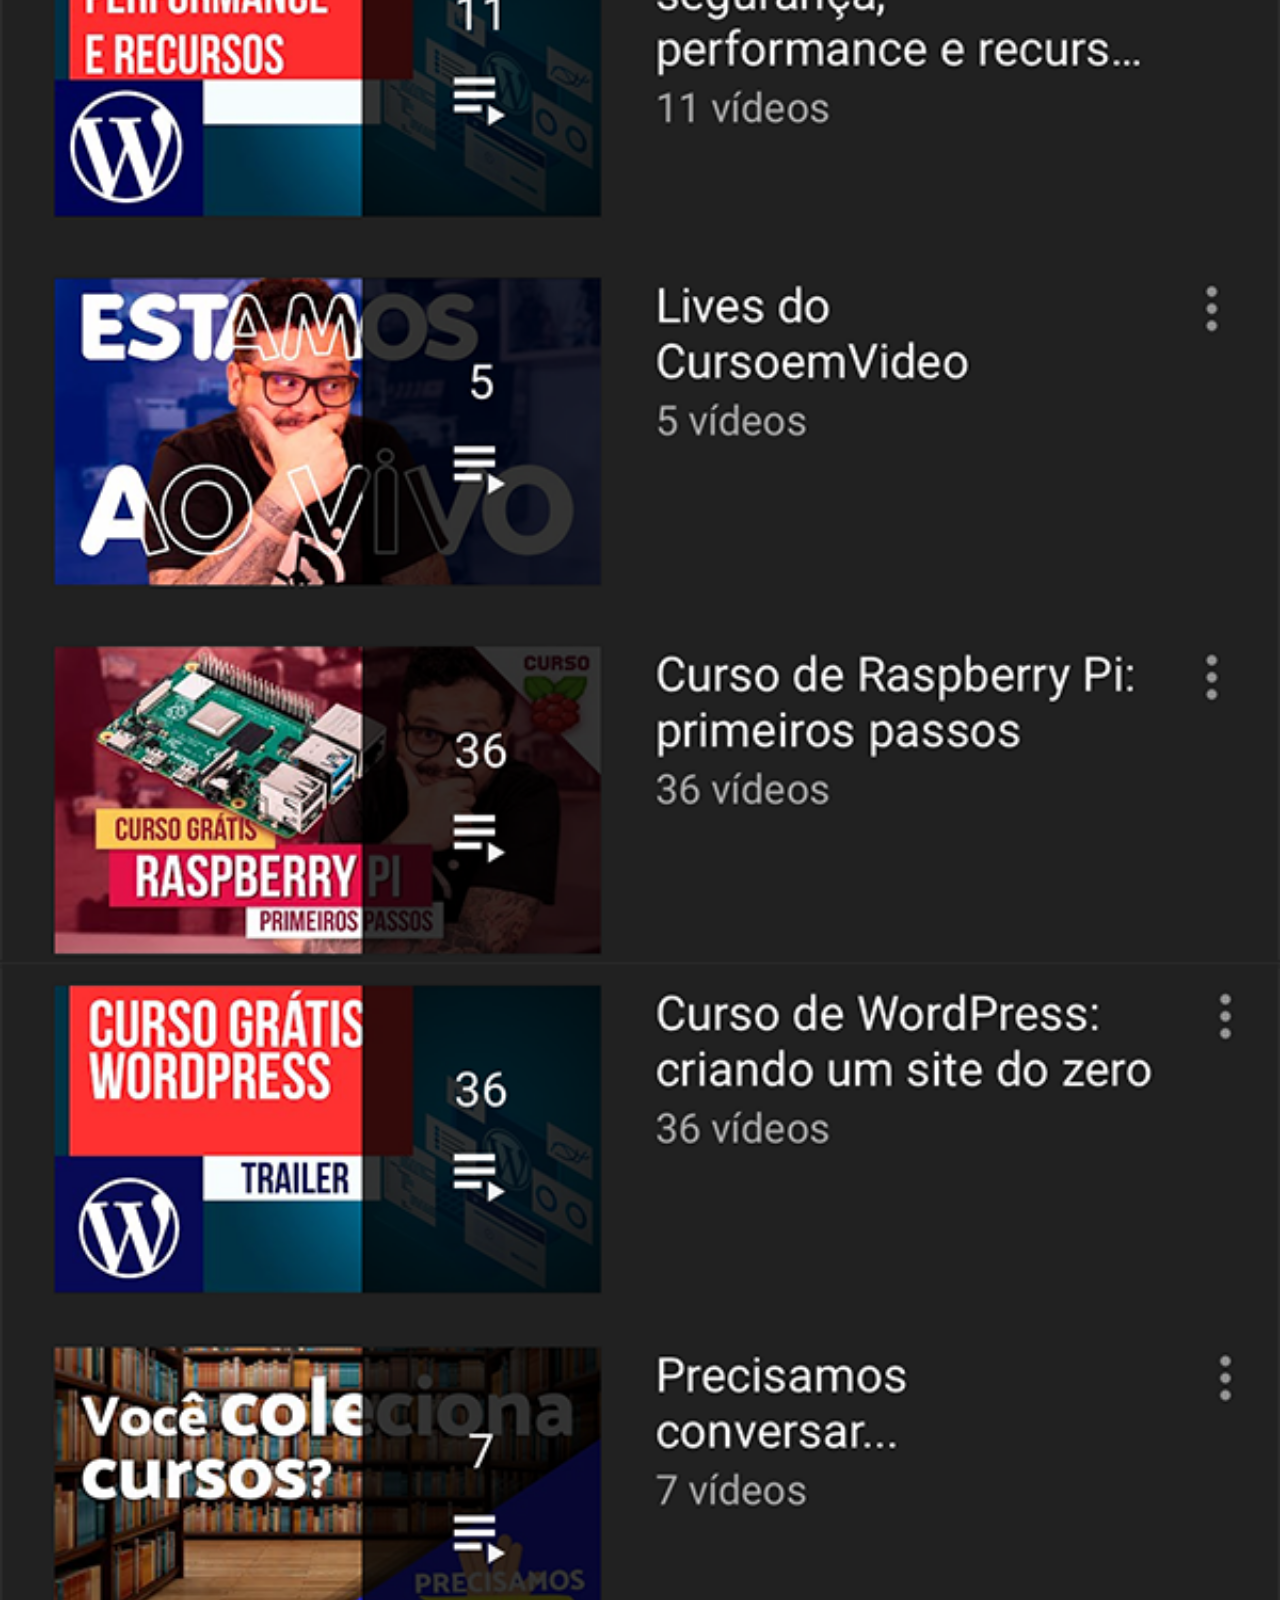
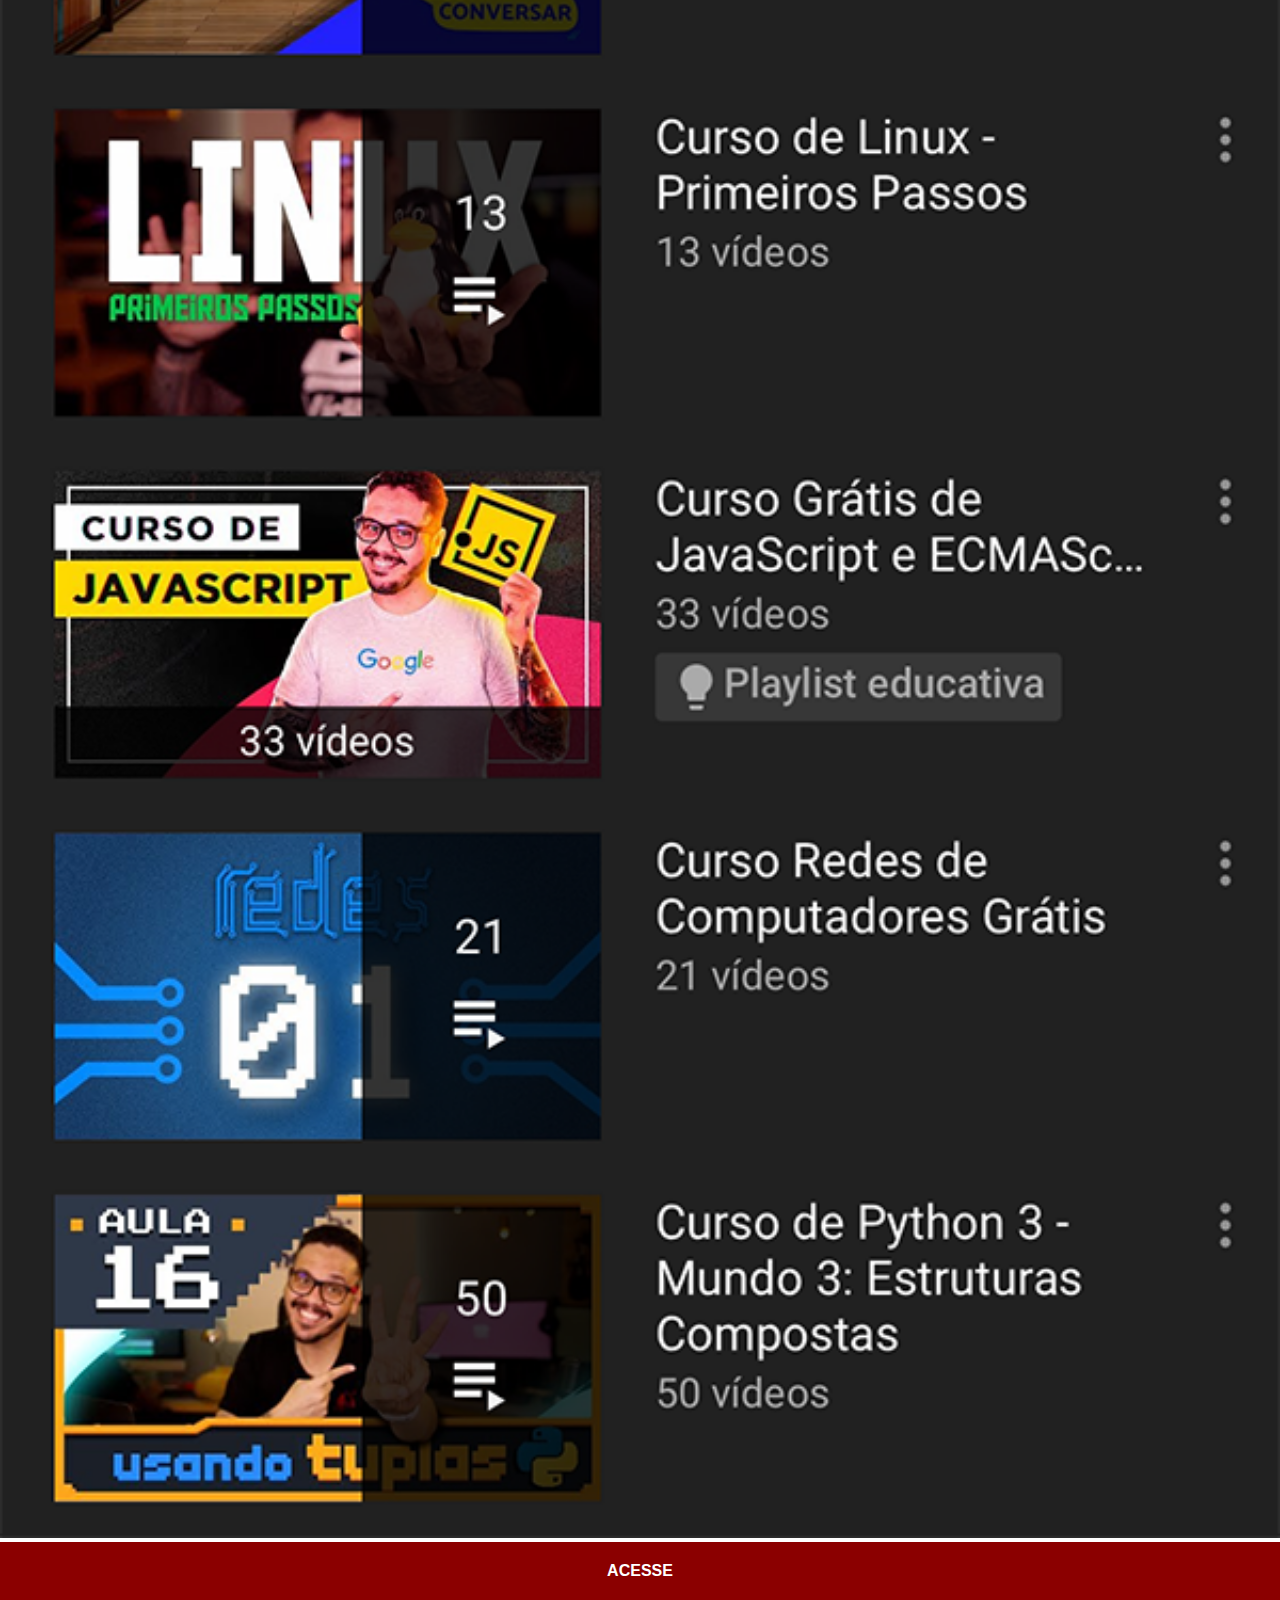
<file: youtube.html>
<!DOCTYPE html>
<html lang="pt-br">
<head>
    <meta charset="UTF-8">
    <meta http-equiv="X-UA-Compatible" content="IE=edge">
    <meta name="viewport" content="width=device-width, initial-scale=1.0">
    <title>Youtube</title>
    <link rel="stylesheet" href="estilos/social.css">
</head>
<body>
    <img src="imagens/tela-youtube.png" alt="Youtube">
    <a href="https://www.youtube.com/@CursoemVideo/playlists" target="_blank" rel="external">ACESSE</a>
</body>
</html>
</file>
<file: estilos/style.css>
@charset "UTF-";

*{
    margin: 0px;
    padding: 0px;
    font-family: Arial, Helvetica, sans-serif;
}

::-webkit-scrollbar {
    width: 0px;
    height: 0px;
}

html, body {
    height: 100vh;
    width: 100vw;
    background-color: black;
}

body {
    background: url('../imagens/fundo-madeira.jpg') no-repeat;
    background-size: cover;
    background-attachment: fixed;
}

main {
    height: 100vh;
    position: relative;
}

section#telefone {
    position: absolute;
    top: 50%;
    left: 50%;
    transform: translate(-50%, -50%);
    height: 627px;
    width: 311px;
    background: url('../imagens/frame-iphone.png') no-repeat;
}

iframe#tela {
    position: relative;
    top: 80px;
    left: 22px;
    width: 268px;
    height: 472px;
}

section#redes-sociais {
    text-align: right;
}

section#redes-sociais img {
    width: 50px;
    height: 50px;
    margin: 10px;
    border-radius: 50%;
    box-shadow: 2px 2px 5px rgba(0, 0, 0, 0.417);
    box-sizing: border-box;
}

section#redes-sociais img:hover {
    border: 2px solid rgba(255, 255, 255, 0.6);
    transform: translate(-3px, -3px);
    box-shadow: 5px 5px 10px rgba(0, 0, 0, 0.61);
    transition: transform .3s, border 1s;
}
</file>
<file: estilos/social.css>
@charset "UTF-8";

* {
    margin: 0px;
    padding: 0px;
    font-family: Arial, Helvetica, sans-serif;
}

::-webkit-scrollbar {
    width: 0px;
    height: 0px;
}

img {
    width: 100vw;
}

a {
    display: block;
    background-color: darkred;
    color: white;
    padding: 20px;
    text-align: center;
    font-weight: bolder;
    text-decoration: none;
}

a:hover {
    background-color: red;
}
</file>
